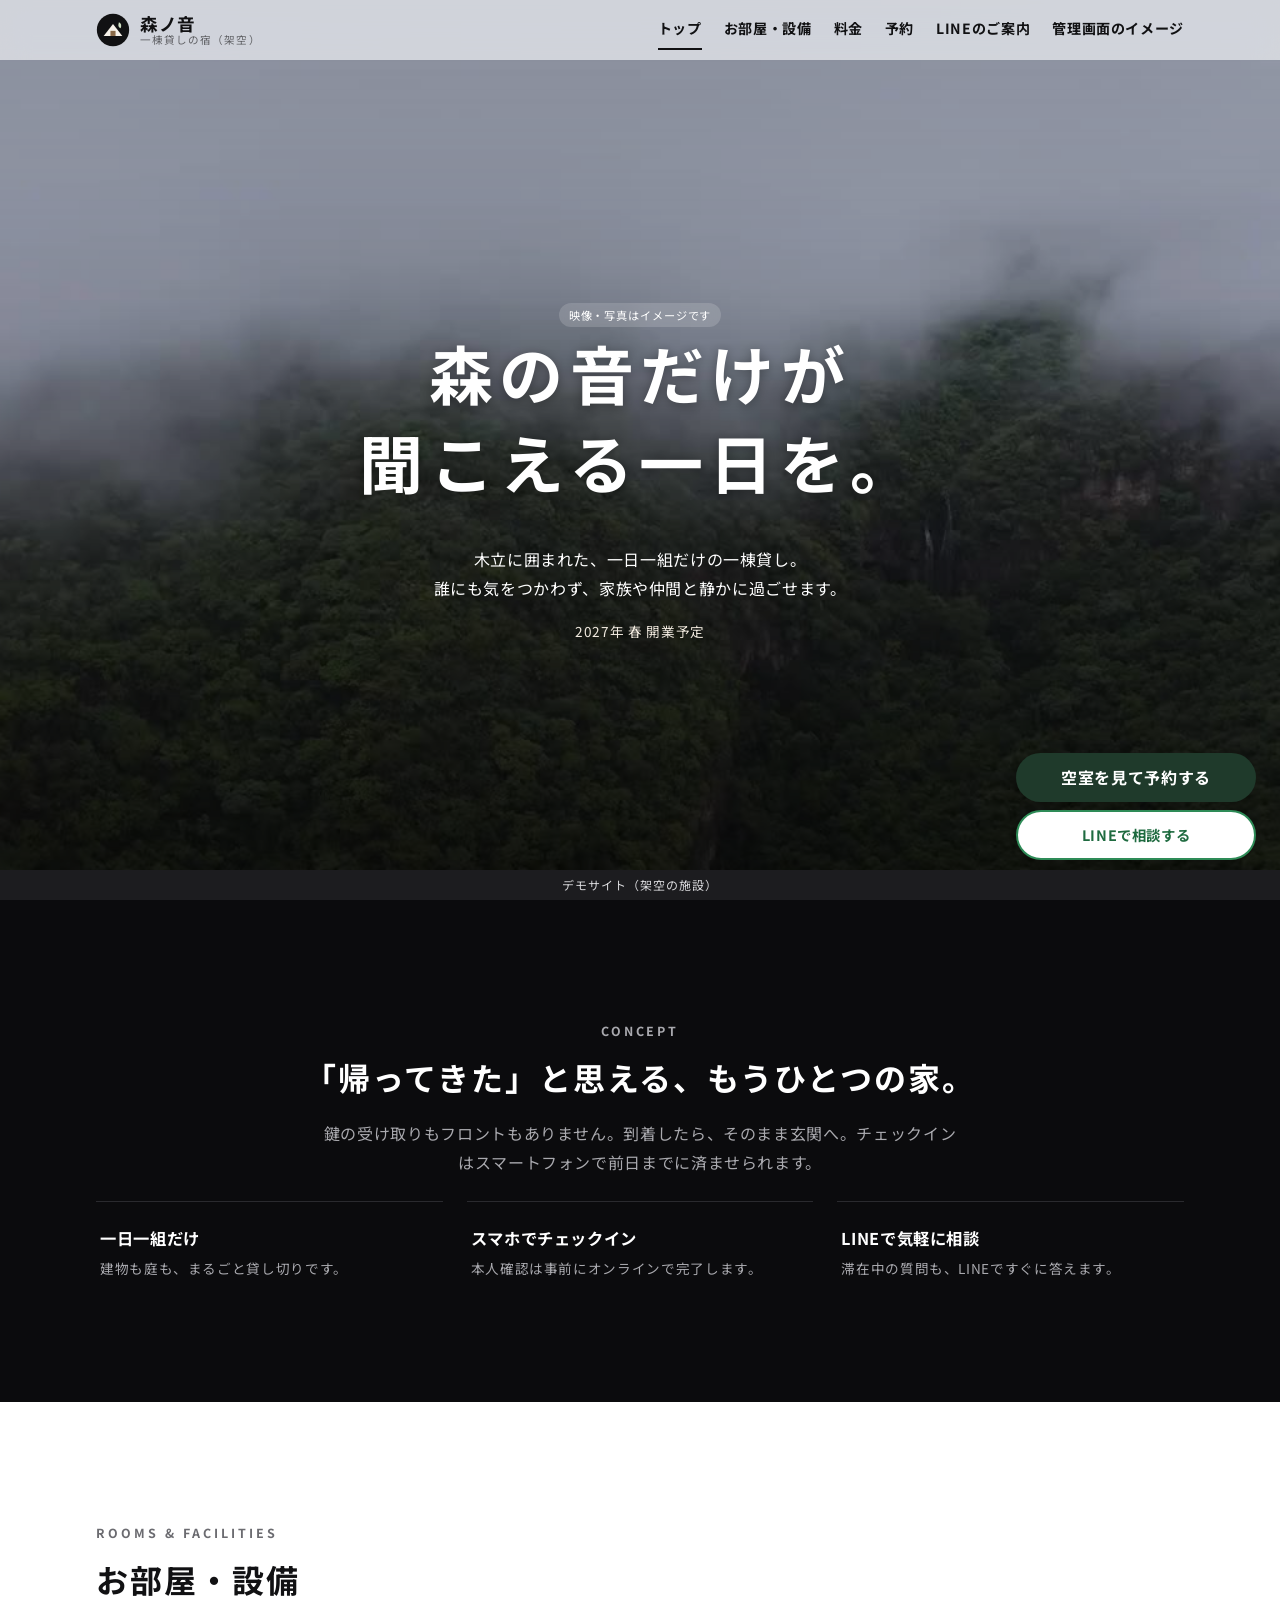
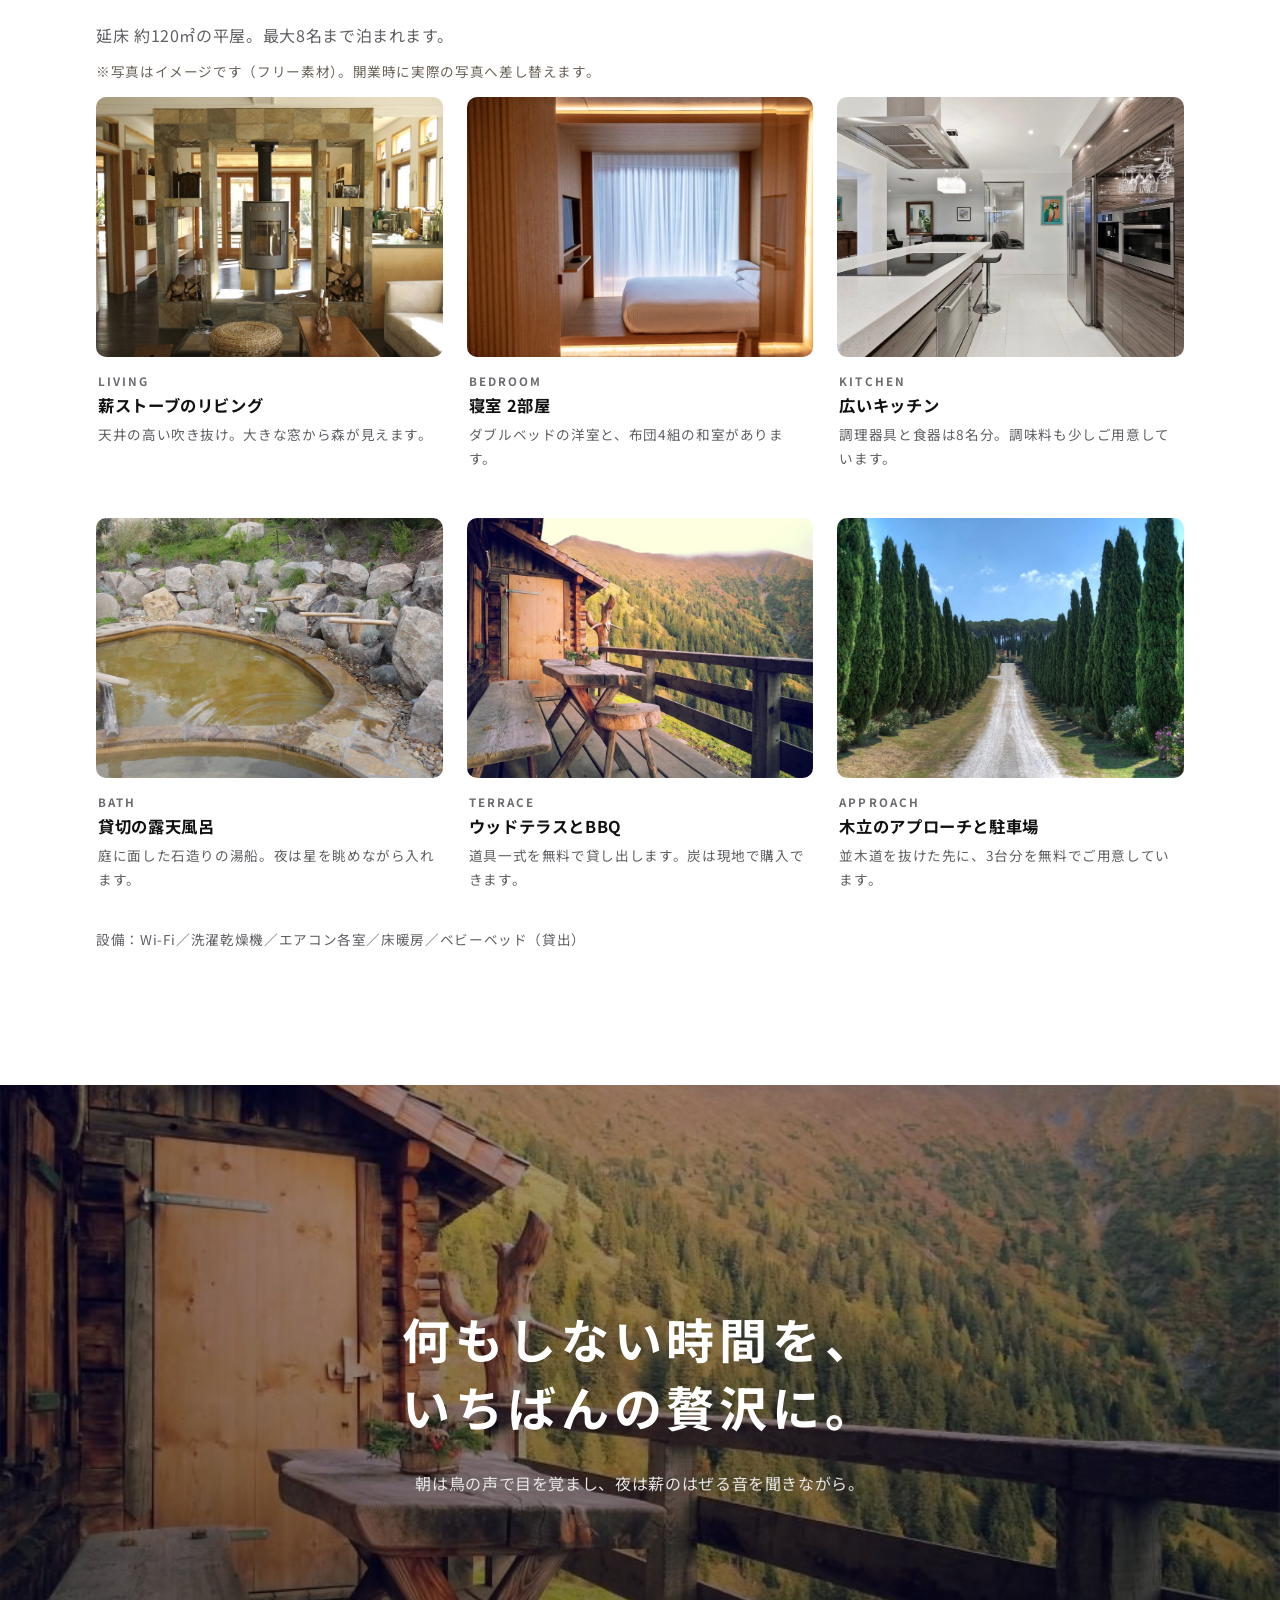
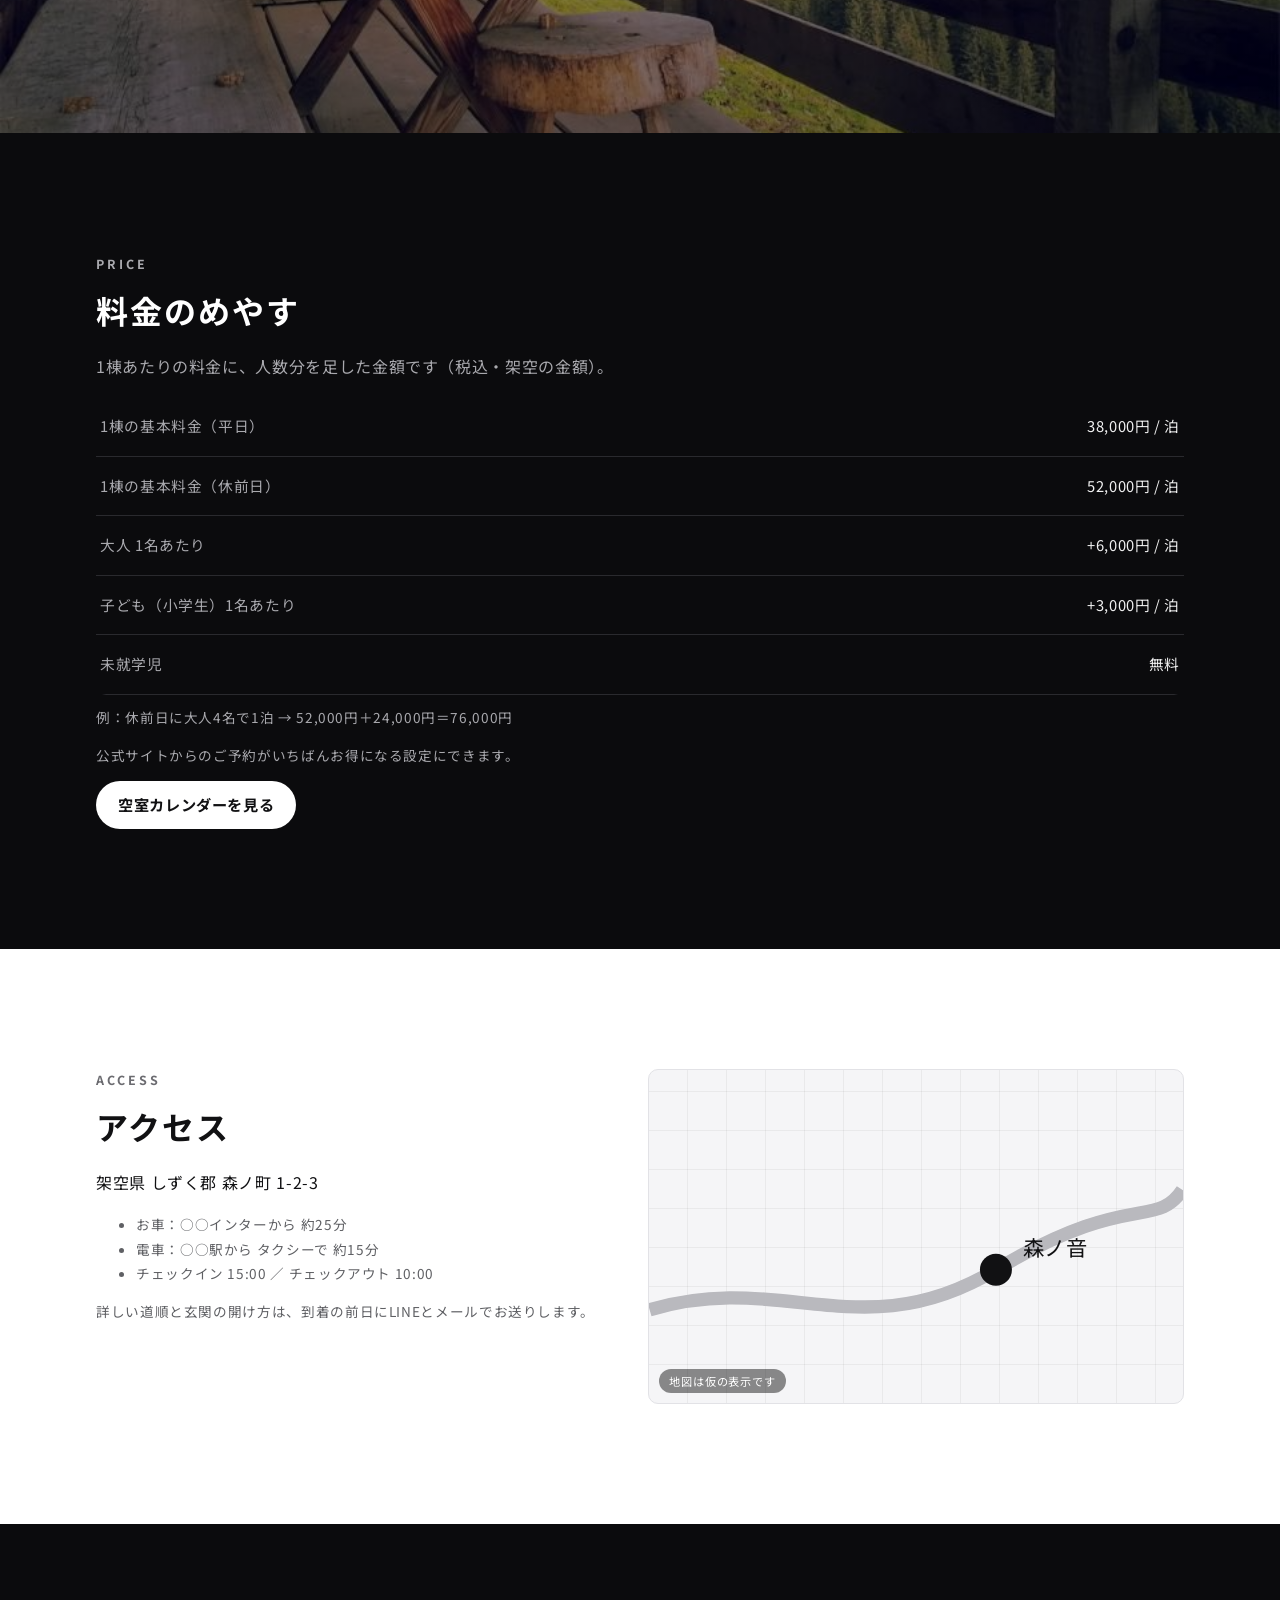
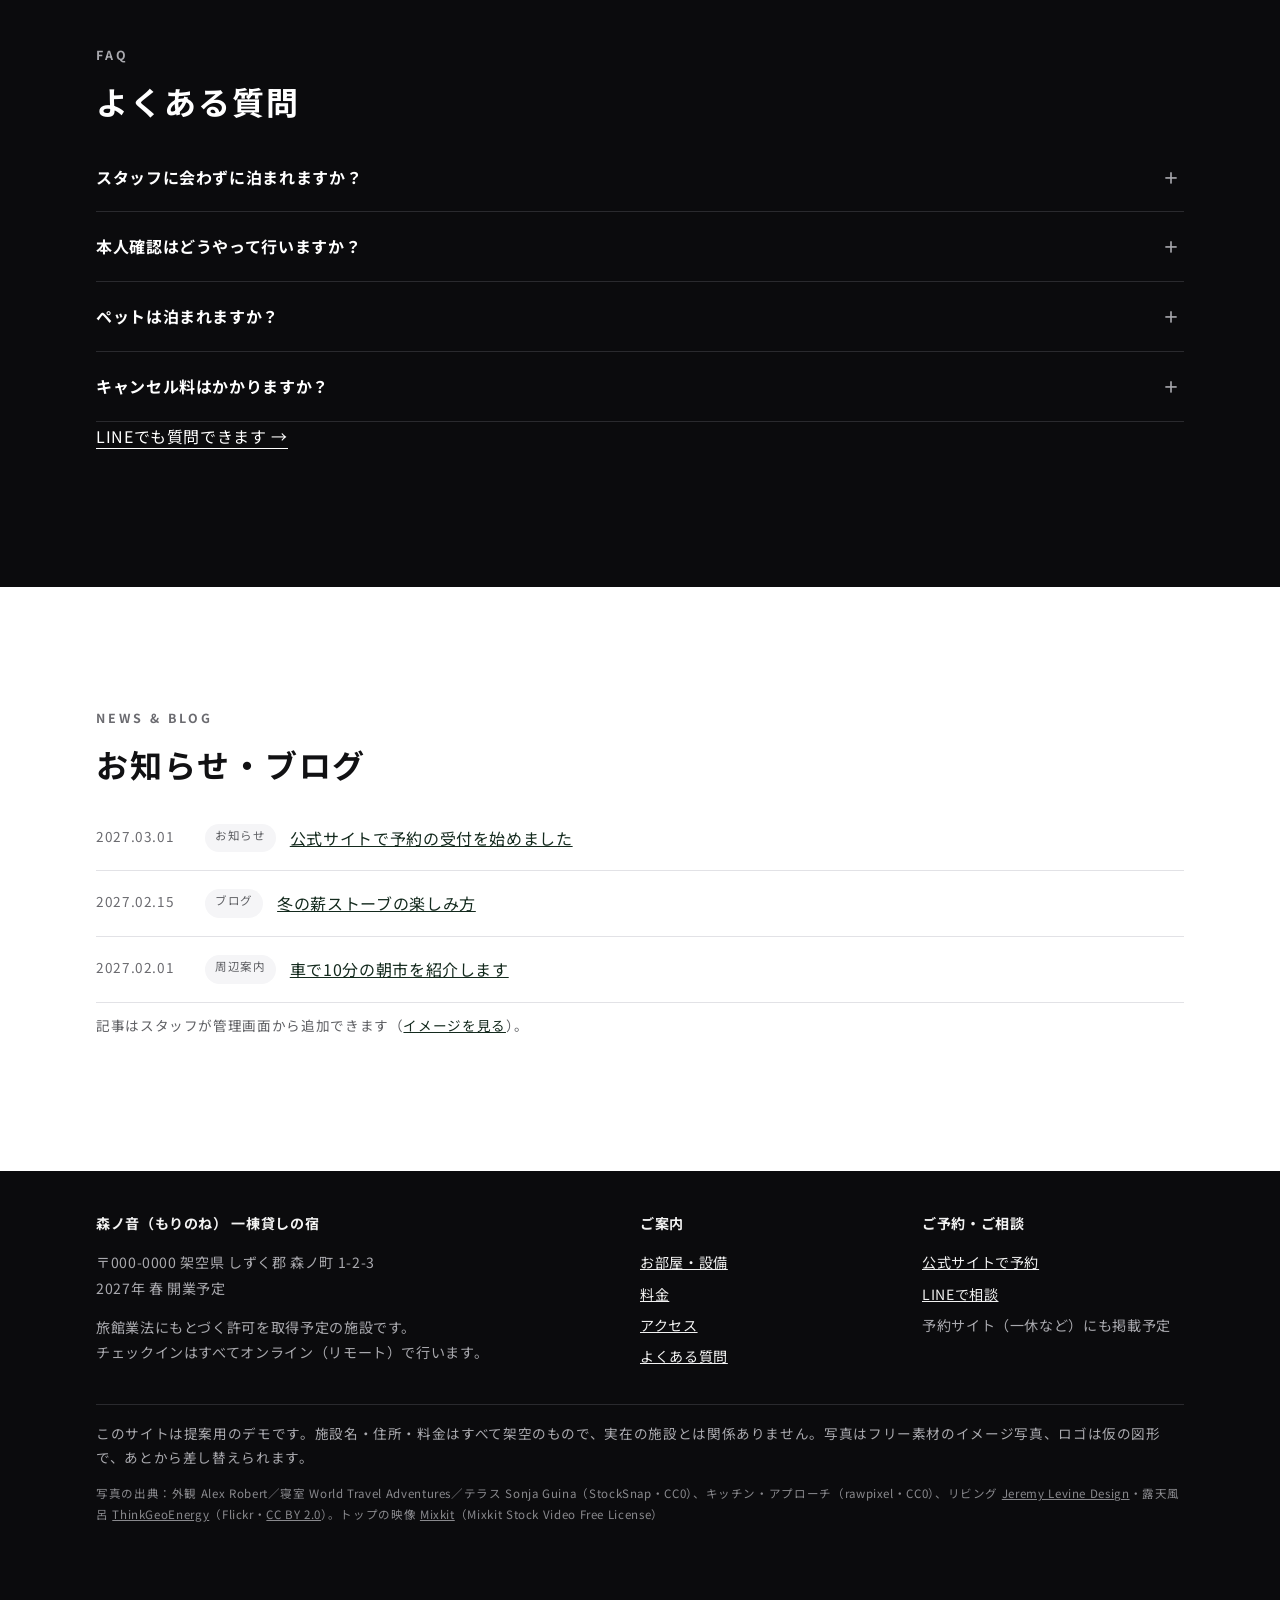
<file: index.html>
<!doctype html>
<html lang="ja">
<head>
<meta charset="utf-8">
<meta name="viewport" content="width=device-width, initial-scale=1">
<meta name="robots" content="noindex,nofollow">
<title>森ノ音 一棟貸しの宿（デモ）</title>
<meta name="description" content="架空の一棟貸し貸別荘「森ノ音」の公式サイトのデモです。">
<link rel="icon" href="assets/img/favicon.svg" type="image/svg+xml">
<meta property="og:type" content="website">
<meta property="og:title" content="森ノ音 一棟貸しの宿（デモ）">
<meta property="og:description" content="架空の一棟貸し貸別荘「森ノ音」の公式サイトのデモです。">
<meta property="og:url" content="https://ai-flow-architect.github.io/lodging-site-demo/">
<meta property="og:image" content="https://ai-flow-architect.github.io/lodging-site-demo/assets/img/og.jpg">
<meta name="twitter:card" content="summary_large_image">
<link rel="preconnect" href="https://fonts.googleapis.com">
<link rel="preconnect" href="https://fonts.gstatic.com" crossorigin>
<link href="https://fonts.googleapis.com/css2?family=Noto+Sans+JP:wght@400;700&display=swap" rel="stylesheet">
<link rel="stylesheet" href="assets/style.css">
</head>
<body class="has-sticky">
<div id="site-header"></div>

<main>
  <!-- ヒーロー -->
  <section class="hero" aria-label="コンセプト">
    <div class="hero-media" aria-hidden="true">
      <video class="is-on" muted playsinline preload="auto" poster="assets/video/v1.jpg" data-src="assets/video/v1.mp4"></video>
      <video muted playsinline preload="none" data-src="assets/video/v2.mp4"></video>
      <video muted playsinline preload="none" data-src="assets/video/v3.mp4"></video>
      <video muted playsinline preload="none" data-src="assets/video/v4.mp4"></video>
    </div>
    <div class="inner">
      <span class="placeholder-tag">映像・写真はイメージです</span>
      <h1>森の音だけが<br>聞こえる一日を。</h1>
      <p>木立に囲まれた、一日一組だけの一棟貸し。<br>誰にも気をつかわず、家族や仲間と静かに過ごせます。</p>
      <p class="small" style="color:#f1eadf">2027年 春 開業予定</p>
    </div>
  </section>

  <!-- コンセプト -->
  <section class="section dark center">
    <div class="container">
      <span class="eyebrow">CONCEPT</span>
      <h2>「帰ってきた」と思える、もうひとつの家。</h2>
      <p class="lead">鍵の受け取りもフロントもありません。到着したら、そのまま玄関へ。チェックインはスマートフォンで前日までに済ませられます。</p>
      <div class="grid grid-3" style="margin-top:24px">
        <div class="info"><strong>一日一組だけ</strong><br><span class="small">建物も庭も、まるごと貸し切りです。</span></div>
        <div class="info"><strong>スマホでチェックイン</strong><br><span class="small">本人確認は事前にオンラインで完了します。</span></div>
        <div class="info"><strong>LINEで気軽に相談</strong><br><span class="small">滞在中の質問も、LINEですぐに答えます。</span></div>
      </div>
    </div>
  </section>

  <!-- お部屋・設備 -->
  <section class="section" id="rooms">
    <div class="container">
      <span class="eyebrow">ROOMS &amp; FACILITIES</span>
      <h2>お部屋・設備</h2>
      <p class="lead">延床 約120㎡の平屋。最大8名まで泊まれます。</p>
      <p class="small photo-note">※写真はイメージです（フリー素材）。開業時に実際の写真へ差し替えます。</p>
      <div class="grid grid-3">
        <article class="card">
          <div class="ph" role="img" aria-label="薪ストーブのあるリビング"></div>
          <div class="body"><span class="card-en">LIVING</span><h3>薪ストーブのリビング</h3><p class="small">天井の高い吹き抜け。大きな窓から森が見えます。</p></div>
        </article>
        <article class="card">
          <div class="ph p2" role="img" aria-label="木の内装の寝室"></div>
          <div class="body"><span class="card-en">BEDROOM</span><h3>寝室 2部屋</h3><p class="small">ダブルベッドの洋室と、布団4組の和室があります。</p></div>
        </article>
        <article class="card">
          <div class="ph p3" role="img" aria-label="広いキッチン"></div>
          <div class="body"><span class="card-en">KITCHEN</span><h3>広いキッチン</h3><p class="small">調理器具と食器は8名分。調味料も少しご用意しています。</p></div>
        </article>
        <article class="card">
          <div class="ph p4" role="img" aria-label="石造りの露天風呂"></div>
          <div class="body"><span class="card-en">BATH</span><h3>貸切の露天風呂</h3><p class="small">庭に面した石造りの湯船。夜は星を眺めながら入れます。</p></div>
        </article>
        <article class="card">
          <div class="ph p5" role="img" aria-label="山を望むウッドテラス"></div>
          <div class="body"><span class="card-en">TERRACE</span><h3>ウッドテラスとBBQ</h3><p class="small">道具一式を無料で貸し出します。炭は現地で購入できます。</p></div>
        </article>
        <article class="card">
          <div class="ph p6" role="img" aria-label="並木のアプローチ"></div>
          <div class="body"><span class="card-en">APPROACH</span><h3>木立のアプローチと駐車場</h3><p class="small">並木道を抜けた先に、3台分を無料でご用意しています。</p></div>
        </article>
      </div>
      <p class="small" style="margin-top:16px">設備：Wi-Fi／洗濯乾燥機／エアコン各室／床暖房／ベビーベッド（貸出）</p>
    </div>
  </section>

  <!-- 写真の帯 -->
  <section class="band" aria-label="滞在のイメージ">
    <div class="band-inner">
      <h2>何もしない時間を、<br>いちばんの贅沢に。</h2>
      <p>朝は鳥の声で目を覚まし、夜は薪のはぜる音を聞きながら。</p>
    </div>
  </section>

  <!-- 料金 -->
  <section class="section dark" id="price">
    <div class="container">
      <span class="eyebrow">PRICE</span>
      <h2>料金のめやす</h2>
      <p class="lead">1棟あたりの料金に、人数分を足した金額です（税込・架空の金額）。</p>
      <div class="table-wrap">
        <table class="price-table">
          <tr><th>1棟の基本料金（平日）</th><td>38,000円 / 泊</td></tr>
          <tr><th>1棟の基本料金（休前日）</th><td>52,000円 / 泊</td></tr>
          <tr><th>大人 1名あたり</th><td>+6,000円 / 泊</td></tr>
          <tr><th>子ども（小学生）1名あたり</th><td>+3,000円 / 泊</td></tr>
          <tr><th>未就学児</th><td>無料</td></tr>
        </table>
      </div>
      <p class="small" style="margin-top:10px">例：休前日に大人4名で1泊 → 52,000円＋24,000円＝76,000円</p>
      <p class="small">公式サイトからのご予約がいちばんお得になる設定にできます。</p>
      <a class="btn btn-light" href="booking.html">空室カレンダーを見る</a>
    </div>
  </section>

  <!-- アクセス -->
  <section class="section" id="access">
    <div class="container grid grid-2">
      <div>
        <span class="eyebrow">ACCESS</span>
        <h2>アクセス</h2>
        <p>架空県 しずく郡 森ノ町 1-2-3</p>
        <ul class="small">
          <li>お車：○○インターから 約25分</li>
          <li>電車：○○駅から タクシーで 約15分</li>
          <li>チェックイン 15:00 ／ チェックアウト 10:00</li>
        </ul>
        <p class="small">詳しい道順と玄関の開け方は、到着の前日にLINEとメールでお送りします。</p>
      </div>
      <div class="map-ph" role="img" aria-label="地図の仮表示">
        <svg viewBox="0 0 400 250" style="position:absolute;inset:0;width:100%;height:100%" aria-hidden="true">
          <path d="M0 180 C100 150 160 210 260 150 S380 120 400 90" stroke="#b9a07f" stroke-width="10" fill="none"/>
          <circle cx="260" cy="150" r="12" fill="#a7432f"/>
          <text x="280" y="140" font-size="16" fill="#5e4630">森ノ音</text>
        </svg>
        <span class="placeholder-tag" style="position:absolute;left:10px;bottom:10px">地図は仮の表示です</span>
      </div>
    </div>
  </section>

  <!-- FAQ -->
  <section class="section dark" id="faq">
    <div class="container">
      <span class="eyebrow">FAQ</span>
      <h2>よくある質問</h2>
      <details class="faq"><summary>スタッフに会わずに泊まれますか？</summary><p>はい。チェックインはスマートフォンで事前に済ませます。当日は玄関の暗証番号で入れます。</p></details>
      <details class="faq"><summary>本人確認はどうやって行いますか？</summary><p>前日までに届くリンクから、代表者の身分証と宿泊者名簿をご登録ください。旅館業法で必要な手続きです。</p></details>
      <details class="faq"><summary>ペットは泊まれますか？</summary><p>申し訳ありません。ペットとのご宿泊はお受けしていません。</p></details>
      <details class="faq"><summary>キャンセル料はかかりますか？</summary><p>7日前まで無料です。それ以降は規定のキャンセル料がかかります（デモ用の仮の条件です）。</p></details>
      <p><a class="link-light" href="line-flow.html">LINEでも質問できます →</a></p>
    </div>
  </section>

  <!-- お知らせ -->
  <section class="section" id="news">
    <div class="container">
      <span class="eyebrow">NEWS &amp; BLOG</span>
      <h2>お知らせ・ブログ</h2>
      <ul class="news-list">
        <li><time datetime="2027-03-01">2027.03.01</time><span class="tag">お知らせ</span><a href="#news">公式サイトで予約の受付を始めました</a></li>
        <li><time datetime="2027-02-15">2027.02.15</time><span class="tag">ブログ</span><a href="#news">冬の薪ストーブの楽しみ方</a></li>
        <li><time datetime="2027-02-01">2027.02.01</time><span class="tag">周辺案内</span><a href="#news">車で10分の朝市を紹介します</a></li>
      </ul>
      <p class="small" style="margin-top:10px">記事はスタッフが管理画面から追加できます（<a href="admin-preview.html">イメージを見る</a>）。</p>
    </div>
  </section>
</main>

<div class="sticky-cta">
  <a class="btn btn-primary" href="booking.html">空室を見て予約する</a>
  <a class="btn btn-line" href="line-flow.html">LINEで相談する</a>
</div>

<div id="site-footer"></div>
<script src="assets/common.js"></script>
<script src="assets/motion.js"></script>
</body>
</html>
</file>
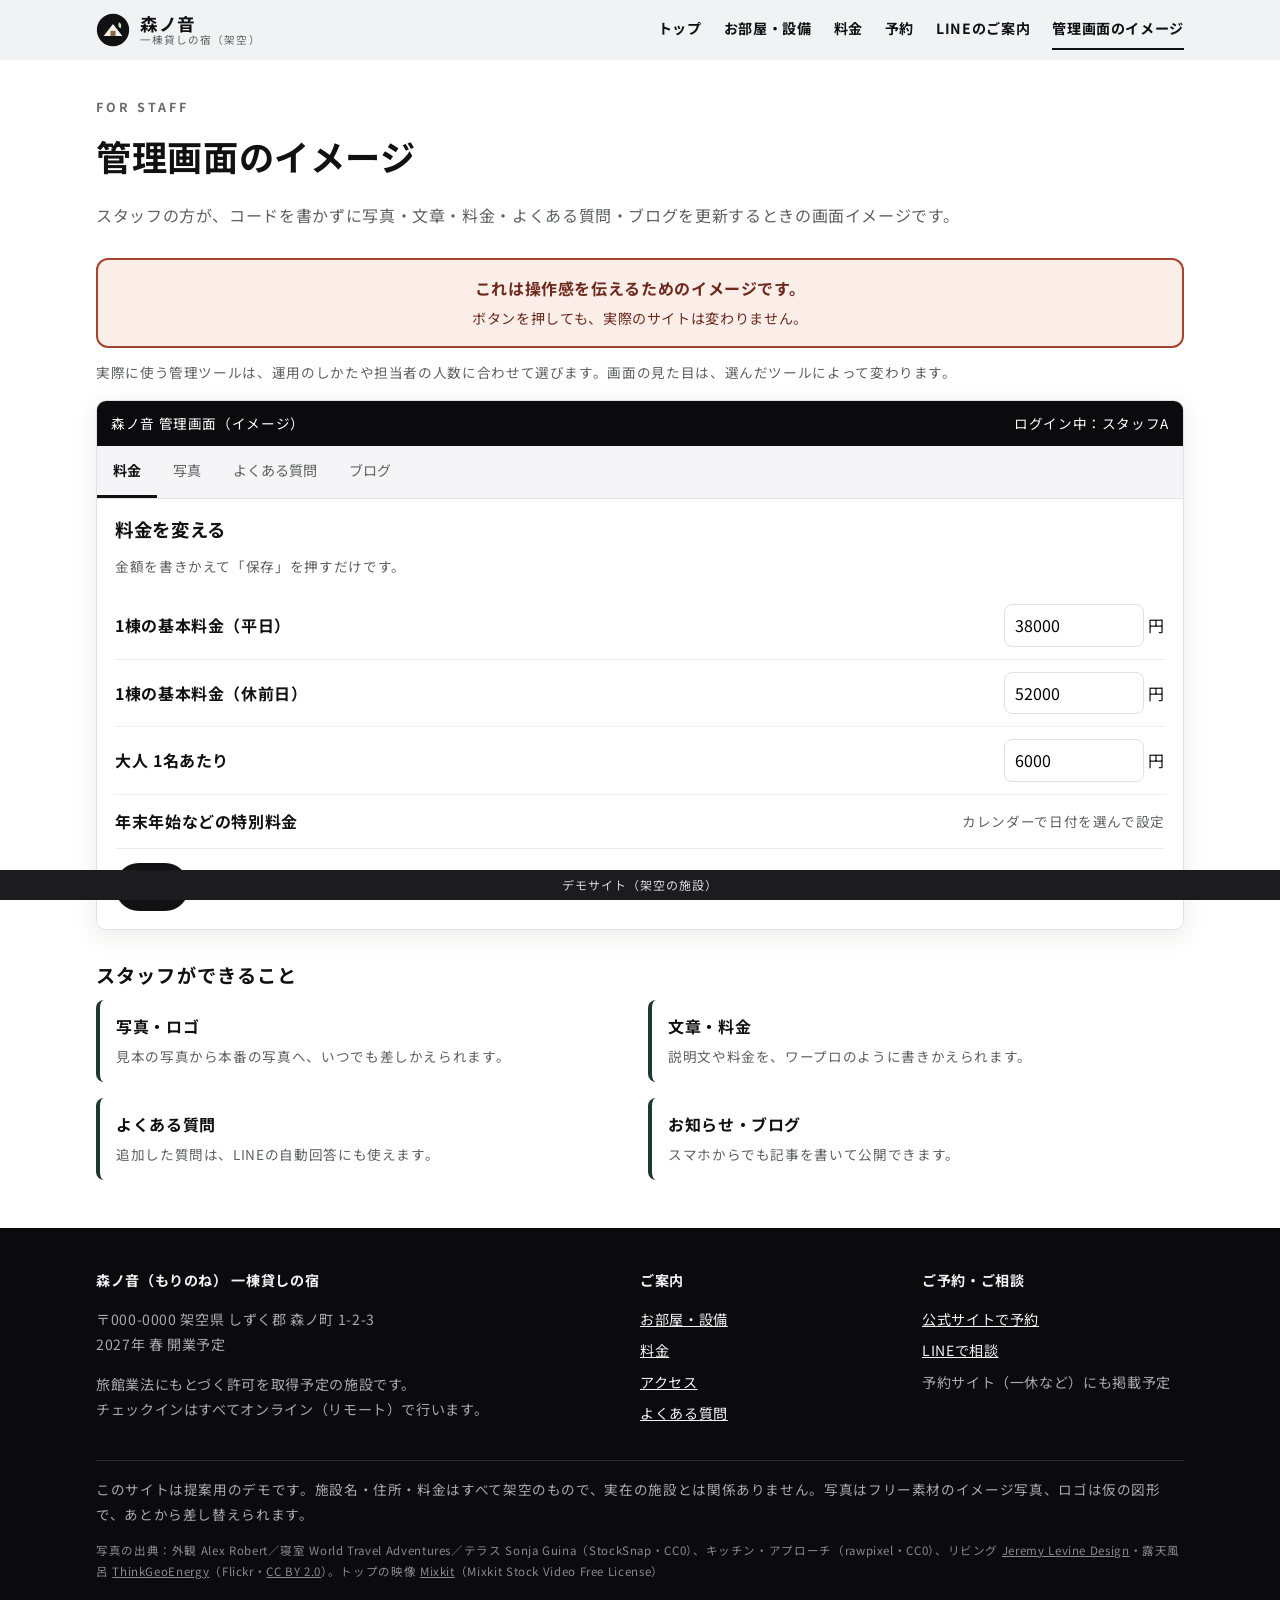
<file: admin-preview.html>
<!doctype html>
<html lang="ja">
<head>
<meta charset="utf-8">
<meta name="viewport" content="width=device-width, initial-scale=1">
<meta name="robots" content="noindex,nofollow">
<link rel="icon" href="assets/img/favicon.svg" type="image/svg+xml">
<title>管理画面のイメージ | 森ノ音（デモ）</title>
<link rel="preconnect" href="https://fonts.googleapis.com">
<link rel="preconnect" href="https://fonts.gstatic.com" crossorigin>
<link href="https://fonts.googleapis.com/css2?family=Noto+Sans+JP:wght@400;700&display=swap" rel="stylesheet">
<link rel="stylesheet" href="assets/style.css">
</head>
<body>
<div id="site-header"></div>

<main class="container" style="padding-bottom:48px">
  <div class="page-head">
    <span class="eyebrow">FOR STAFF</span>
    <h1>管理画面のイメージ</h1>
    <p class="lead">スタッフの方が、コードを書かずに写真・文章・料金・よくある質問・ブログを更新するときの画面イメージです。</p>
  </div>

  <p class="notice" style="margin-bottom:12px">これは操作感を伝えるためのイメージです。<br><span style="font-weight:400;font-size:.88rem">ボタンを押しても、実際のサイトは変わりません。</span></p>
  <p class="small">実際に使う管理ツールは、運用のしかたや担当者の人数に合わせて選びます。画面の見た目は、選んだツールによって変わります。</p>

  <div class="admin-shell" style="margin-top:16px">
    <div class="admin-top"><span>森ノ音 管理画面（イメージ）</span><span>ログイン中：スタッフA</span></div>
    <div class="admin-tabs" role="tablist">
      <button type="button" role="tab" class="on" data-p="price">料金</button>
      <button type="button" role="tab" data-p="photo">写真</button>
      <button type="button" role="tab" data-p="faq">よくある質問</button>
      <button type="button" role="tab" data-p="blog">ブログ</button>
    </div>

    <!-- 料金 -->
    <div class="admin-pane" id="p-price" role="tabpanel">
      <h3>料金を変える</h3>
      <p class="small">金額を書きかえて「保存」を押すだけです。</p>
      <div class="admin-row"><span class="name">1棟の基本料金（平日）</span><span><input inputmode="numeric" value="38000" aria-label="平日の基本料金"> 円</span></div>
      <div class="admin-row"><span class="name">1棟の基本料金（休前日）</span><span><input inputmode="numeric" value="52000" aria-label="休前日の基本料金"> 円</span></div>
      <div class="admin-row"><span class="name">大人 1名あたり</span><span><input inputmode="numeric" value="6000" aria-label="大人1名あたり"> 円</span></div>
      <div class="admin-row"><span class="name">年末年始などの特別料金</span><span class="small">カレンダーで日付を選んで設定</span></div>
      <button class="btn btn-primary" type="button" data-toast="料金を保存しました（イメージ）" style="margin-top:14px">保存</button>
    </div>

    <!-- 写真 -->
    <div class="admin-pane" id="p-photo" role="tabpanel" hidden>
      <h3>写真を差しかえる</h3>
      <p class="small">差しかえたい写真をタップして、新しい写真を選びます。いまは見本の写真（フリー素材）が入っています。</p>
      <div class="photo-grid">
        <div class="ph" data-toast="写真を選ぶ画面が開きます（イメージ）"><span>リビング</span></div>
        <div class="ph p2" data-toast="写真を選ぶ画面が開きます（イメージ）"><span>寝室</span></div>
        <div class="ph p3" data-toast="写真を選ぶ画面が開きます（イメージ）"><span>キッチン</span></div>
        <div class="ph p4" data-toast="写真を選ぶ画面が開きます（イメージ）"><span>お風呂</span></div>
      </div>
      <div class="drop">ここに写真をドラッグ、またはタップして選ぶ<br><span class="small">ロゴも同じ方法で差しかえられます</span></div>
    </div>

    <!-- FAQ -->
    <div class="admin-pane" id="p-faq" role="tabpanel" hidden>
      <h3>よくある質問を追加する</h3>
      <div class="form-row"><label for="fq">質問</label><input id="fq" value="花火はできますか？"></div>
      <div class="form-row"><label for="fa">答え</label><textarea id="fa">手持ち花火はテラスでできます。21時までにお願いします。</textarea></div>
      <label class="small"><input type="checkbox" checked> LINEの自動回答にも使う</label>
      <div style="margin-top:12px"><button class="btn btn-primary" type="button" id="addFaq">追加する</button></div>
      <p class="small" style="margin-top:14px">サイトでの見え方：</p>
      <div class="preview-mini" id="faqPrev"><strong>Q. 花火はできますか？</strong><br>手持ち花火はテラスでできます。21時までにお願いします。</div>
    </div>

    <!-- ブログ -->
    <div class="admin-pane" id="p-blog" role="tabpanel" hidden>
      <h3>ブログを書く</h3>
      <div class="form-row"><label for="bt">タイトル</label><input id="bt" value="春の山菜とりに行ってきました"></div>
      <div class="form-row"><label for="bb">本文</label><textarea id="bb">宿から歩いて5分の小道で、ふきのとうを見つけました。</textarea></div>
      <div class="form-row"><label for="bc">分類</label><select id="bc"><option>ブログ</option><option>お知らせ</option><option>周辺案内</option></select></div>
      <div class="grid grid-2">
        <button class="btn btn-ghost" type="button" data-toast="下書きを保存しました（イメージ）">下書き保存</button>
        <button class="btn btn-primary" type="button" data-toast="公開しました（イメージ）">公開する</button>
      </div>
    </div>
  </div>

  <section style="margin-top:32px">
    <h2 style="font-size:1.2rem">スタッフができること</h2>
    <div class="grid grid-2">
      <div class="info"><strong>写真・ロゴ</strong><br><span class="small">見本の写真から本番の写真へ、いつでも差しかえられます。</span></div>
      <div class="info"><strong>文章・料金</strong><br><span class="small">説明文や料金を、ワープロのように書きかえられます。</span></div>
      <div class="info"><strong>よくある質問</strong><br><span class="small">追加した質問は、LINEの自動回答にも使えます。</span></div>
      <div class="info"><strong>お知らせ・ブログ</strong><br><span class="small">スマホからでも記事を書いて公開できます。</span></div>
    </div>
  </section>
</main>

<div id="site-footer"></div>
<script src="assets/common.js"></script>
<script>
(function () {
  "use strict";
  var toast = document.createElement("div");
  toast.className = "toast"; toast.setAttribute("role", "status");
  document.body.appendChild(toast);
  function show(t) { toast.textContent = t; toast.classList.add("show"); clearTimeout(toast._t); toast._t = setTimeout(function () { toast.classList.remove("show"); }, 1800); }

  document.querySelectorAll(".admin-tabs button").forEach(function (b) {
    b.addEventListener("click", function () {
      document.querySelectorAll(".admin-tabs button").forEach(function (x) { x.classList.toggle("on", x === b); });
      document.querySelectorAll(".admin-pane").forEach(function (p) { p.hidden = p.id !== "p-" + b.dataset.p; });
    });
  });
  document.addEventListener("click", function (e) {
    var t = e.target.closest("[data-toast]");
    if (t) show(t.dataset.toast);
  });
  function esc(s) { return s.replace(/[&<>"]/g, function (c) { return { "&": "&amp;", "<": "&lt;", ">": "&gt;", '"': "&quot;" }[c]; }); }
  document.getElementById("addFaq").addEventListener("click", function () {
    document.getElementById("faqPrev").innerHTML = "<strong>Q. " + esc(document.getElementById("fq").value) + "</strong><br>" + esc(document.getElementById("fa").value);
    show("よくある質問に追加しました（イメージ）");
  });
})();
</script>
</body>
</html>
</file>
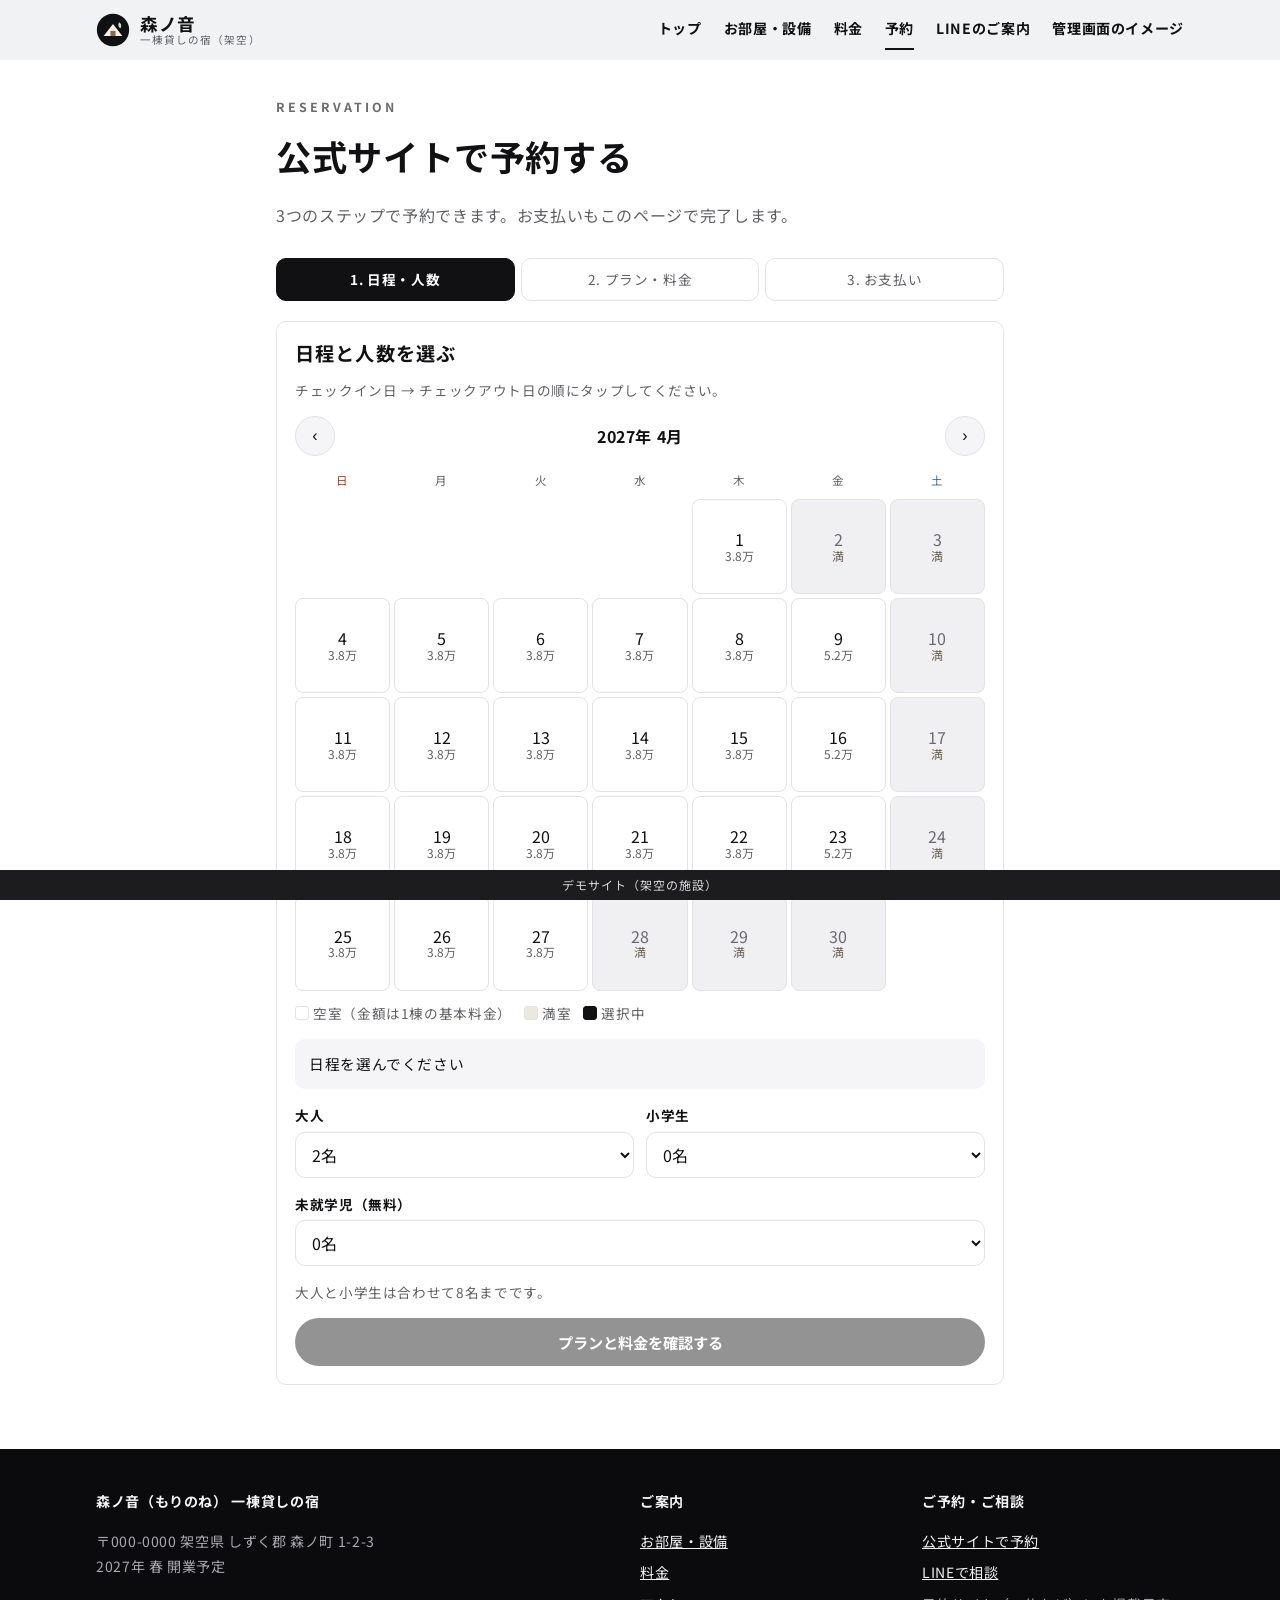
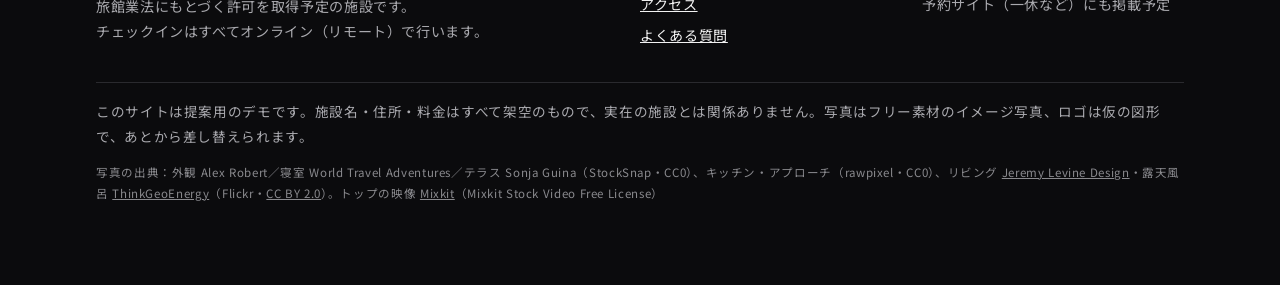
<file: booking.html>
<!doctype html>
<html lang="ja">
<head>
<meta charset="utf-8">
<meta name="viewport" content="width=device-width, initial-scale=1">
<meta name="robots" content="noindex,nofollow">
<link rel="icon" href="assets/img/favicon.svg" type="image/svg+xml">
<title>ご予約 | 森ノ音（デモ）</title>
<link rel="preconnect" href="https://fonts.googleapis.com">
<link rel="preconnect" href="https://fonts.gstatic.com" crossorigin>
<link href="https://fonts.googleapis.com/css2?family=Noto+Sans+JP:wght@400;700&display=swap" rel="stylesheet">
<link rel="stylesheet" href="assets/style.css">
</head>
<body>
<div id="site-header"></div>

<main class="container" style="max-width:760px;padding-bottom:48px">
  <div class="page-head">
    <span class="eyebrow">RESERVATION</span>
    <h1>公式サイトで予約する</h1>
    <p class="lead">3つのステップで予約できます。お支払いもこのページで完了します。</p>
  </div>

  <ol class="steps" id="steps">
    <li class="active">1. 日程・人数</li>
    <li>2. プラン・料金</li>
    <li>3. お支払い</li>
  </ol>

  <!-- STEP 1 -->
  <section class="panel" id="step1" aria-labelledby="s1h">
    <h2 id="s1h" style="font-size:1.2rem">日程と人数を選ぶ</h2>
    <p class="small">チェックイン日 → チェックアウト日の順にタップしてください。</p>
    <div class="cal-head">
      <button type="button" id="prevM" aria-label="前の月">‹</button>
      <strong id="calTitle"></strong>
      <button type="button" id="nextM" aria-label="次の月">›</button>
    </div>
    <div class="cal" id="cal"></div>
    <div class="legend"><span>空室（金額は1棟の基本料金）</span><span class="l-full">満室</span><span class="l-sel">選択中</span></div>

    <div class="summary-box" style="margin-top:14px" id="dateSummary">日程を選んでください</div>

    <div class="form-2" style="margin-top:14px">
      <div class="form-row"><label for="adults">大人</label>
        <select id="adults"></select></div>
      <div class="form-row"><label for="kids">小学生</label>
        <select id="kids"></select></div>
    </div>
    <div class="form-row"><label for="infants">未就学児（無料）</label>
      <select id="infants"></select></div>
    <p class="small">大人と小学生は合わせて8名までです。</p>
    <button class="btn btn-primary btn-block" id="to2" type="button" disabled>プランと料金を確認する</button>
  </section>

  <!-- STEP 2 -->
  <section class="panel" id="step2" hidden aria-labelledby="s2h">
    <h2 id="s2h" style="font-size:1.2rem">プランと料金を確認する</h2>
    <label class="plan-opt"><input type="radio" name="plan" value="0" checked>
      <span><strong>素泊まりプラン</strong><br><span class="small">食事なし。キッチンは自由に使えます。</span></span></label>
    <label class="plan-opt"><input type="radio" name="plan" value="2000">
      <span><strong>朝食セット付きプラン</strong>（1名 +2,000円）<br><span class="small">地元のパンと卵、野菜を冷蔵庫にご用意します。</span></span></label>
    <label class="plan-opt"><input type="radio" name="plan" value="4500">
      <span><strong>BBQ食材セット付きプラン</strong>（1名 +4,500円）<br><span class="small">肉・野菜・炭をテラスにご用意します。</span></span></label>

    <div class="summary-box" style="margin-top:12px">
      <dl id="priceList"></dl>
      <div class="total"><span>合計（税込）</span><span id="totalPrice">0円</span></div>
    </div>
    <p class="small">金額はデモ用の架空の数字です。</p>
    <div class="grid grid-2">
      <button class="btn btn-ghost" type="button" data-back="1">日程に戻る</button>
      <button class="btn btn-primary" type="button" id="to3">お支払いへ進む</button>
    </div>
  </section>

  <!-- STEP 3 -->
  <section class="panel" id="step3" hidden aria-labelledby="s3h">
    <h2 id="s3h" style="font-size:1.2rem">お客様情報とお支払い</h2>
    <p class="notice">これはデモです。実際の決済は行われません。<br><span style="font-weight:400;font-size:.88rem">カード番号などは入力しないでください。</span></p>
    <form id="payForm" style="margin-top:16px" novalidate>
      <div class="form-row"><label for="nm">代表者のお名前</label><input id="nm" autocomplete="off" placeholder="例）森野 しずく"></div>
      <div class="form-row"><label for="em">メールアドレス</label><input id="em" type="email" autocomplete="off" placeholder="例）demo@example.invalid"></div>
      <div class="form-row"><label for="tel">電話番号</label><input id="tel" type="tel" autocomplete="off" placeholder="例）000-0000-0000"></div>
      <div class="form-row"><label for="card">カード番号（デモのため入力できません）</label><input id="card" disabled value="0000 0000 0000 0000"></div>
      <div class="form-2">
        <div class="form-row"><label for="exp">有効期限</label><input id="exp" disabled value="00 / 00"></div>
        <div class="form-row"><label for="cvc">セキュリティコード</label><input id="cvc" disabled value="000"></div>
      </div>
      <div class="summary-box" style="margin-bottom:14px"><div class="total" style="border:0;margin:0;padding:0"><span>お支払い金額</span><span id="payTotal">0円</span></div></div>
      <div class="grid grid-2">
        <button class="btn btn-ghost" type="button" data-back="2">料金に戻る</button>
        <button class="btn btn-primary" type="submit">予約する（デモ）</button>
      </div>
    </form>
  </section>

  <!-- 完了 -->
  <section class="panel" id="done" hidden aria-labelledby="dh">
    <span class="badge-label">デモ</span>
    <h2 id="dh" style="font-size:1.3rem;margin-top:8px">ご予約を受け付けました</h2>
    <p>予約番号 <strong id="resNo"></strong>（架空）</p>
    <div class="summary-box" id="doneSummary" style="margin-bottom:18px"></div>
    <h3>このあとの流れ</h3>
    <ul class="timeline">
      <li><span class="dot">1</span><strong>すぐに</strong>：予約確認メールが届きます。</li>
      <li><span class="dot">2</span><strong>すぐに</strong>：LINEにも予約内容をお送りします（友だち追加済みの場合）。</li>
      <li><span class="dot">3</span><strong>3日前</strong>：持ち物と道順のリマインドをお送りします。</li>
      <li><span class="dot">4</span><strong>前日</strong>：リモートチェックインのリンクをお送りします。身分証と宿泊者名簿を登録してください。</li>
      <li><span class="dot">5</span><strong>当日</strong>：玄関の暗証番号で入室。滞在中の質問はLINEで自動回答します。</li>
    </ul>
    <p class="notice" style="margin-top:12px">これはデモです。実際の予約・決済・メール送信は行われていません。</p>
    <div class="grid grid-2" style="margin-top:16px">
      <a class="btn btn-line" href="line-flow.html">LINEで届く内容を見る</a>
      <a class="btn btn-ghost" href="index.html">トップへ戻る</a>
    </div>
  </section>
</main>

<div id="site-footer"></div>
<script src="assets/common.js"></script>
<script src="assets/booking.js"></script>
</body>
</html>
</file>
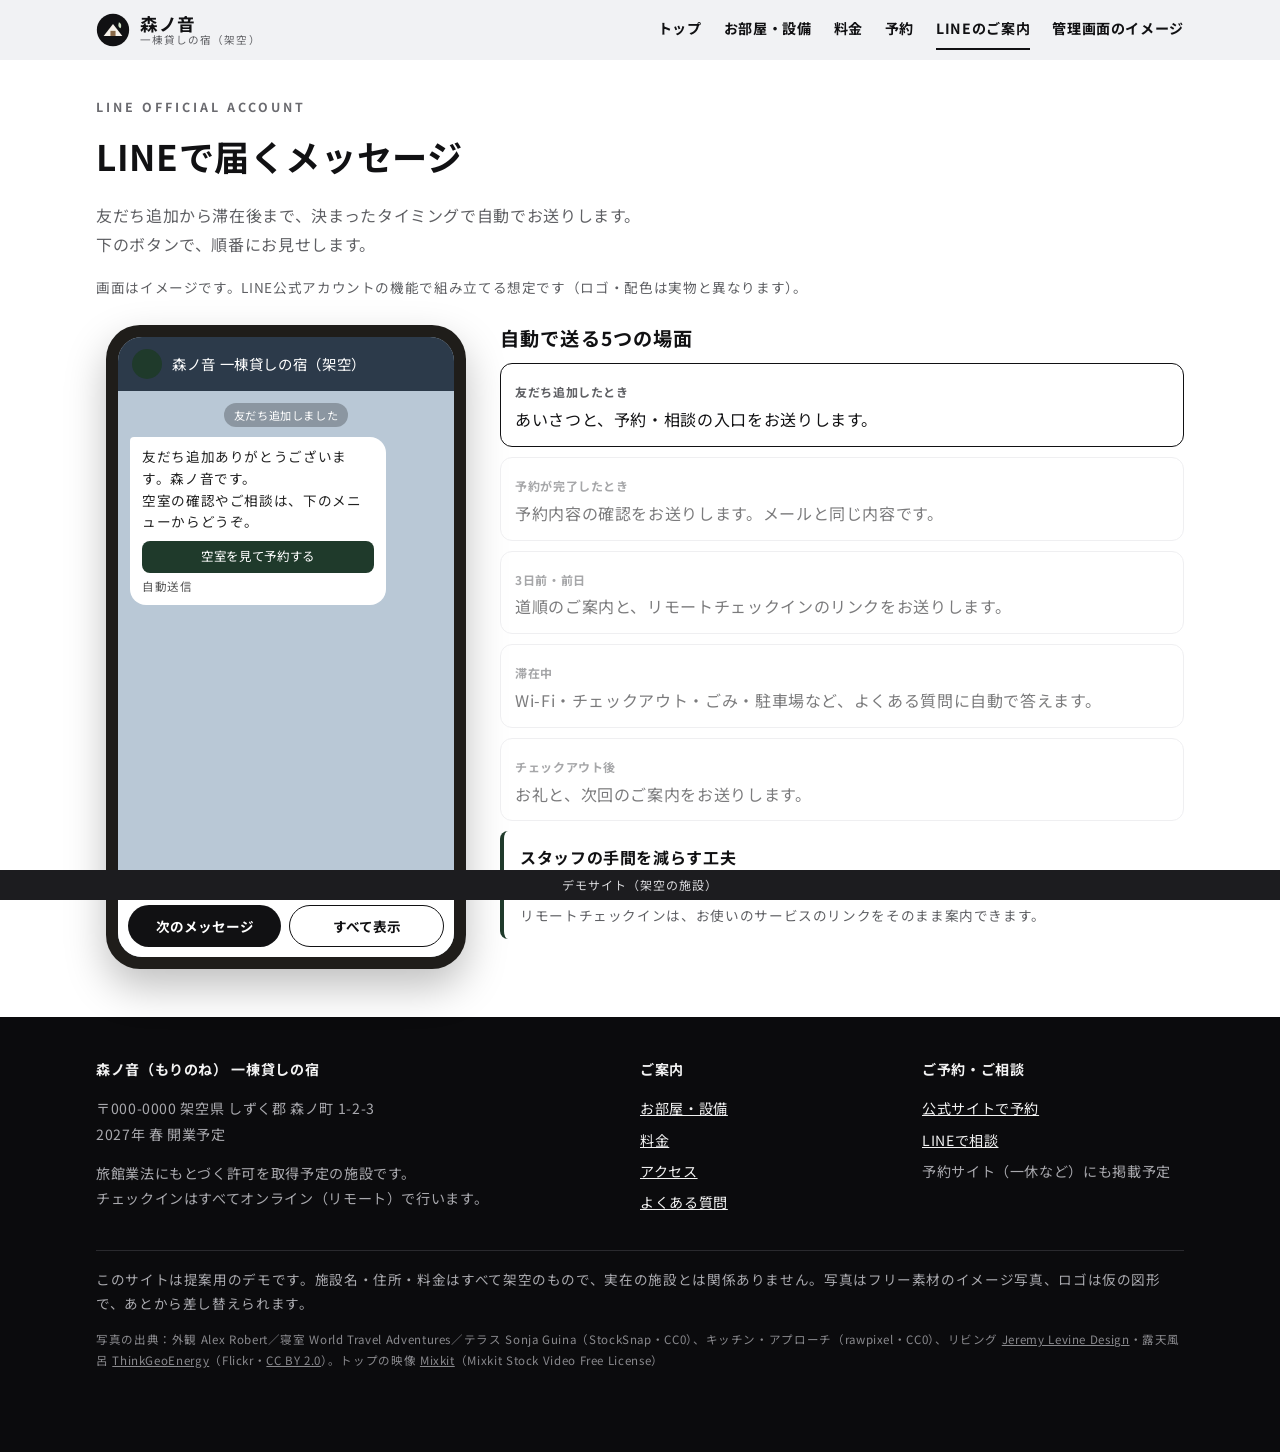
<file: line-flow.html>
<!doctype html>
<html lang="ja">
<head>
<meta charset="utf-8">
<meta name="viewport" content="width=device-width, initial-scale=1">
<meta name="robots" content="noindex,nofollow">
<link rel="icon" href="assets/img/favicon.svg" type="image/svg+xml">
<title>LINEのご案内 | 森ノ音（デモ）</title>
<link rel="preconnect" href="https://fonts.googleapis.com">
<link rel="preconnect" href="https://fonts.gstatic.com" crossorigin>
<link href="https://fonts.googleapis.com/css2?family=Noto+Sans+JP:wght@400;700&display=swap" rel="stylesheet">
<link rel="stylesheet" href="assets/style.css">
</head>
<body>
<div id="site-header"></div>

<main class="container" style="padding-bottom:48px">
  <div class="page-head">
    <span class="eyebrow">LINE OFFICIAL ACCOUNT</span>
    <h1>LINEで届くメッセージ</h1>
    <p class="lead">友だち追加から滞在後まで、決まったタイミングで自動でお送りします。<br>下のボタンで、順番にお見せします。</p>
    <p class="small">画面はイメージです。LINE公式アカウントの機能で組み立てる想定です（ロゴ・配色は実物と異なります）。</p>
  </div>

  <div class="flow-layout">
    <div>
      <div class="phone" aria-label="スマートフォンの画面イメージ">
        <div class="screen">
          <div class="chat-head"><span class="av" aria-hidden="true"></span><span>森ノ音 一棟貸しの宿（架空）</span></div>
          <div class="chat-body" id="chat" aria-live="polite"></div>
          <div class="chat-foot">
            <button class="btn btn-primary" type="button" id="nextMsg">次のメッセージ</button>
            <button class="btn btn-ghost" type="button" id="showAll">すべて表示</button>
          </div>
        </div>
      </div>
    </div>

    <div>
      <h2 style="font-size:1.2rem">自動で送る5つの場面</h2>
      <ol class="flow-steps" id="flowSteps">
        <li data-s="0"><span class="when">友だち追加したとき</span><br>あいさつと、予約・相談の入口をお送りします。</li>
        <li data-s="1"><span class="when">予約が完了したとき</span><br>予約内容の確認をお送りします。メールと同じ内容です。</li>
        <li data-s="2"><span class="when">3日前・前日</span><br>道順のご案内と、リモートチェックインのリンクをお送りします。</li>
        <li data-s="3"><span class="when">滞在中</span><br>Wi-Fi・チェックアウト・ごみ・駐車場など、よくある質問に自動で答えます。</li>
        <li data-s="4"><span class="when">チェックアウト後</span><br>お礼と、次回のご案内をお送りします。</li>
      </ol>
      <div class="info">
        <strong>スタッフの手間を減らす工夫</strong>
        <p class="small" style="margin:6px 0 0">決まった質問は自動で答え、答えられない質問だけスタッフに知らせます。<br>リモートチェックインは、お使いのサービスのリンクをそのまま案内できます。</p>
      </div>
    </div>
  </div>
</main>

<div id="site-footer"></div>
<script src="assets/common.js"></script>
<script>
(function () {
  "use strict";
  // s = 場面番号, t = 種類（bot/user/sys/quick）
  var MSGS = [
    { s: 0, t: "sys", x: "友だち追加しました" },
    { s: 0, t: "bot", x: "友だち追加ありがとうございます。森ノ音です。<br>空室の確認やご相談は、下のメニューからどうぞ。", b: "空室を見て予約する" },
    { s: 0, t: "quick", x: ["空室を見る", "料金を知りたい", "質問する"] },
    { s: 1, t: "sys", x: "4月9日（金）" },
    { s: 1, t: "bot", x: "ご予約ありがとうございます。<br><br>予約番号：DEMO-12345<br>日程：4月16日（金）〜17日（土）1泊<br>人数：大人4名<br>お支払い：済み", b: "予約内容を見る" },
    { s: 2, t: "sys", x: "4月13日（火）3日前" },
    { s: 2, t: "bot", x: "ご到着まであと3日です。<br>道順と駐車場の場所をお送りします。<br>近くのスーパーは車で10分です。", b: "道順を見る" },
    { s: 2, t: "sys", x: "4月15日（木）前日" },
    { s: 2, t: "bot", x: "明日のご到着に向けて、チェックインの手続きをお願いします。<br>身分証と宿泊者名簿を登録すると、玄関の暗証番号が届きます。", b: "リモートチェックインへ進む" },
    { s: 3, t: "sys", x: "4月16日（金）滞在中" },
    { s: 3, t: "user", x: "Wi-Fiのパスワードは？" },
    { s: 3, t: "bot", x: "Wi-Fiの情報です。<br>ネットワーク名：morinone-guest<br>パスワード：（デモのため非表示）" },
    { s: 3, t: "user", x: "チェックアウトは何時？" },
    { s: 3, t: "bot", x: "チェックアウトは10:00です。<br>鍵の返却は不要です。玄関を閉めると自動で施錠されます。" },
    { s: 3, t: "user", x: "ごみはどうすればいい？" },
    { s: 3, t: "bot", x: "キッチン横の3つの箱に分けてください。<br>燃える・プラ・びん缶です。そのまま置いてお帰りください。" },
    { s: 3, t: "user", x: "車は何台停められる？" },
    { s: 3, t: "bot", x: "敷地内に3台まで無料で停められます。<br>4台目からは近くの町営駐車場をご案内します。" },
    { s: 3, t: "quick", x: ["Wi-Fi", "チェックアウト", "ごみ", "駐車場", "スタッフに連絡"] },
    { s: 4, t: "sys", x: "4月17日（土）チェックアウト後" },
    { s: 4, t: "bot", x: "ご滞在ありがとうございました。<br>またの森ノ音をお待ちしています。<br>次回、公式サイトからのご予約で使える特典をお送りします。", b: "感想を送る" }
  ];
  var i = 0, chat = document.getElementById("chat");
  var steps = document.querySelectorAll("#flowSteps li");

  function render(m) {
    var el;
    if (m.t === "quick") {
      el = document.createElement("div"); el.className = "quick";
      el.innerHTML = m.x.map(function (q) { return "<span>" + q + "</span>"; }).join("");
    } else if (m.t === "sys") {
      el = document.createElement("div"); el.className = "sys"; el.textContent = m.x;
    } else {
      el = document.createElement("div"); el.className = "msg " + m.t;
      el.innerHTML = m.x + (m.b ? '<span class="mbtn">' + m.b + "</span>" : "") +
        '<span class="stamp">' + (m.t === "bot" ? "自動送信" : "お客様") + "</span>";
    }
    chat.appendChild(el);
    steps.forEach(function (li) { li.classList.toggle("on", +li.dataset.s <= m.s); });
    chat.scrollTop = chat.scrollHeight;
  }
  function next() {
    if (i < MSGS.length) render(MSGS[i++]);
    if (i >= MSGS.length) { document.getElementById("nextMsg").textContent = "最初から"; }
  }
  document.getElementById("nextMsg").addEventListener("click", function () {
    if (i >= MSGS.length) { chat.innerHTML = ""; i = 0; this.textContent = "次のメッセージ"; steps.forEach(function (l) { l.classList.remove("on"); }); }
    next();
    // 場面の区切りまでまとめて進める（タップ回数を減らす）
    while (i < MSGS.length && MSGS[i].t !== "sys" && MSGS[i - 1].t === "sys") next();
  });
  document.getElementById("showAll").addEventListener("click", function () { while (i < MSGS.length) next(); });
  next(); next();
})();
</script>
</body>
</html>
</file>
<file: assets/style.css>
/* 森ノ音 デモサイト 共通スタイル（架空の施設） */
:root {
  --bg: #f6f1e9;
  --bg-alt: #ede4d6;
  --paper: #fffdf9;
  --ink: #2b2620;
  --ink-soft: #5c5348;
  --line: #d9cdbb;
  --wood: #8a6a48;
  --wood-dark: #5e4630;
  --moss: #4f6b4a;
  --moss-dark: #3a5236;
  --accent: #b5703a;
  --line-green: #2e8b57;
  --danger: #a7432f;
  --radius: 14px;
  --shadow: 0 6px 24px rgba(60, 45, 30, .10);
  --gutter: 16px;
  --max: 1120px;
}

* { box-sizing: border-box; }
html { -webkit-text-size-adjust: 100%; }
body {
  margin: 0;
  background: var(--bg);
  color: var(--ink);
  font-family: "Noto Sans JP", system-ui, sans-serif;
  font-size: 16px;
  line-height: 1.8;
  letter-spacing: .02em;
  overflow-x: hidden;
}
img, svg { max-width: 100%; display: block; }
a { color: var(--moss-dark); }
h1, h2, h3 { font-family: "Noto Serif JP", serif; font-weight: 600; line-height: 1.4; margin: 0 0 .6em; }
h2 { font-size: 1.5rem; }
h3 { font-size: 1.15rem; }
p { margin: 0 0 1em; }

.container { max-width: var(--max); margin: 0 auto; padding: 0 var(--gutter); }
.section { padding: 56px 0; }
.section.alt { background: var(--bg-alt); }
.eyebrow { font-size: .85rem; letter-spacing: .2em; color: var(--wood-dark); margin-bottom: .4em; display: block; }
.lead { color: var(--ink-soft); }
.small { font-size: .85rem; color: var(--ink-soft); }

/* デモ表示リボン */
.demo-ribbon {
  position: fixed; left: 0; right: 0; bottom: 0; z-index: 60;
  background: #3b332b; color: #f6f1e9; text-align: center;
  font-size: .75rem; padding: 4px 8px; letter-spacing: .08em;
}

/* ヘッダー */
.site-header {
  position: sticky; top: 0; z-index: 50;
  background: rgba(246, 241, 233, .94);
  backdrop-filter: blur(6px);
  border-bottom: 1px solid var(--line);
}
.site-header .bar { display: flex; align-items: center; justify-content: space-between; height: 60px; gap: 12px; }
.brand { display: flex; align-items: center; gap: 10px; text-decoration: none; color: var(--ink); }
.brand .mark { width: 34px; height: 34px; flex: none; }
.brand .name { font-family: "Noto Serif JP", serif; font-size: 1.1rem; font-weight: 600; line-height: 1.2; }
.brand .sub { display: block; font-size: .66rem; color: var(--ink-soft); font-family: "Noto Sans JP", sans-serif; font-weight: 400; letter-spacing: .1em; }
.nav-toggle {
  border: 1px solid var(--line); background: var(--paper); border-radius: 10px;
  width: 44px; height: 44px; font-size: 1.2rem; cursor: pointer; color: var(--ink);
}
.site-nav { display: none; }
.site-nav.open {
  display: block; position: absolute; left: 0; right: 0; top: 60px;
  background: var(--paper); border-bottom: 1px solid var(--line); box-shadow: var(--shadow);
}
.site-nav ul { list-style: none; margin: 0; padding: 8px var(--gutter); }
.site-nav a { display: block; padding: 12px 4px; text-decoration: none; color: var(--ink); border-bottom: 1px solid var(--bg-alt); }
.site-nav a[aria-current="page"] { color: var(--moss-dark); font-weight: 700; }

@media (min-width: 900px) {
  .nav-toggle { display: none; }
  .site-nav, .site-nav.open { display: block; position: static; background: none; border: 0; box-shadow: none; }
  .site-nav ul { display: flex; gap: 22px; padding: 0; }
  .site-nav a { border: 0; padding: 6px 0; font-size: .92rem; }
  .site-nav a[aria-current="page"] { border-bottom: 2px solid var(--moss); }
}

/* ボタン */
.btn {
  display: inline-flex; align-items: center; justify-content: center; gap: 8px;
  min-height: 48px; padding: 10px 22px; border-radius: 999px; border: 0;
  font: inherit; font-weight: 700; font-size: .95rem; text-decoration: none; cursor: pointer;
  transition: transform .15s, box-shadow .15s;
}
.btn:hover { transform: translateY(-1px); box-shadow: var(--shadow); }
.btn-primary { background: var(--moss); color: #fff; }
.btn-primary:hover { background: var(--moss-dark); }
.btn-line { background: var(--line-green); color: #fff; }
.btn-ghost { background: transparent; color: var(--ink); border: 1px solid var(--wood); }
.btn-block { width: 100%; }
.btn[disabled] { opacity: .45; cursor: not-allowed; transform: none; box-shadow: none; }

/* 固定CTA（スマホ下部・PC右下） */
.sticky-cta {
  position: fixed; left: 0; right: 0; bottom: 26px; z-index: 55;
  display: flex; gap: 8px; padding: 0 12px;
}
.sticky-cta .btn { flex: 1; box-shadow: 0 4px 14px rgba(0,0,0,.18); font-size: .9rem; padding: 10px 12px; }
.sticky-cta .btn-primary { flex: 1.5; }
@media (min-width: 900px) {
  .sticky-cta { left: auto; right: 24px; bottom: 40px; flex-direction: column; width: 240px; padding: 0; }
}
body.has-sticky { padding-bottom: 96px; }

/* ヒーロー */
.hero {
  position: relative; min-height: 78vh; display: flex; align-items: flex-end;
  color: #fff; overflow: hidden;
  background:
    linear-gradient(180deg, rgba(20,24,18,.15) 0%, rgba(20,24,18,.35) 50%, rgba(15,18,13,.82) 100%),
    url(img/hero.jpg) center 40% / cover no-repeat, #2f3d2c;
}
.hero-art { position: absolute; inset: 0; width: 100%; height: 100%; }
.hero .inner { position: relative; padding: 48px var(--gutter) 64px; max-width: var(--max); margin: 0 auto; width: 100%; }
.hero h1 { font-size: clamp(1.8rem, 6vw, 3rem); text-shadow: 0 2px 12px rgba(0,0,0,.35); }
.hero p { max-width: 34em; text-shadow: 0 1px 8px rgba(0,0,0,.4); }
.placeholder-tag {
  display: inline-block; font-size: .7rem; background: rgba(0,0,0,.45); color: #fff;
  padding: 2px 10px; border-radius: 999px; letter-spacing: .08em;
}

/* グリッド・カード */
.grid { display: grid; gap: 16px; }
@media (min-width: 700px) { .grid-2 { grid-template-columns: repeat(2, 1fr); } .grid-3 { grid-template-columns: repeat(3, 1fr); } }
.card { background: var(--paper); border: 1px solid var(--line); border-radius: var(--radius); overflow: hidden; }
.card .body { padding: 18px; }
.ph {
  aspect-ratio: 4 / 3; position: relative; display: flex; align-items: flex-end; padding: 10px;
  background: #b9a07f url(img/living.jpg) center / cover no-repeat;
}
.ph.p2 { background-image: url(img/bedroom.jpg); }
.ph.p3 { background-image: url(img/kitchen.jpg); }
.ph.p4 { background-image: url(img/bath.jpg); }
.ph.p5 { background-image: url(img/terrace.jpg); }
.ph.p6 { background-image: url(img/parking.jpg); }
.card .ph { transition: transform .6s ease; }
.card:hover .ph { transform: scale(1.03); }
.photo-note { margin-top: -6px; color: var(--muted, #6b6258); }
.site-footer .credits { font-size: .72rem; opacity: .8; margin-top: 8px; }
.site-footer .credits a { color: inherit; }
.ph svg { position: absolute; inset: 0; width: 100%; height: 100%; opacity: .35; }

/* 料金 */
.price-table { width: 100%; border-collapse: collapse; background: var(--paper); border-radius: var(--radius); overflow: hidden; }
.price-table th, .price-table td { padding: 12px; border-bottom: 1px solid var(--line); text-align: left; font-size: .92rem; }
.price-table th { background: var(--bg-alt); font-weight: 700; width: 45%; }
.price-table td { text-align: right; }
.table-wrap { overflow-x: auto; border-radius: var(--radius); border: 1px solid var(--line); }

/* FAQ */
details.faq { background: var(--paper); border: 1px solid var(--line); border-radius: 12px; margin-bottom: 10px; }
details.faq summary { cursor: pointer; padding: 14px 16px; font-weight: 700; list-style: none; position: relative; padding-right: 40px; }
details.faq summary::-webkit-details-marker { display: none; }
details.faq summary::after { content: "＋"; position: absolute; right: 16px; color: var(--wood); }
details.faq[open] summary::after { content: "－"; }
details.faq p { padding: 0 16px 14px; margin: 0; color: var(--ink-soft); }

/* お知らせ */
.news-list { list-style: none; padding: 0; margin: 0; }
.news-list li { display: flex; flex-wrap: wrap; gap: 4px 14px; padding: 14px 0; border-bottom: 1px solid var(--line); }
.news-list time { color: var(--wood-dark); font-size: .85rem; min-width: 7em; }
.tag { display: inline-block; font-size: .72rem; padding: 1px 10px; border-radius: 999px; background: var(--bg-alt); color: var(--wood-dark); }

/* 地図プレースホルダ */
.map-ph {
  border-radius: var(--radius); aspect-ratio: 16 / 10; position: relative; overflow: hidden;
  background:
    repeating-linear-gradient(0deg, transparent 0 38px, rgba(138,106,72,.12) 38px 39px),
    repeating-linear-gradient(90deg, transparent 0 38px, rgba(138,106,72,.12) 38px 39px),
    #e8dfcf;
  border: 1px solid var(--line);
}

/* フッター */
.site-footer { background: #2f2a24; color: #e9e1d4; padding: 40px 0 70px; font-size: .88rem; }
.site-footer a { color: #e9e1d4; }
.site-footer .cols { display: grid; gap: 20px; }
@media (min-width: 700px) { .site-footer .cols { grid-template-columns: 2fr 1fr 1fr; } }
.site-footer ul { list-style: none; padding: 0; margin: 0; }
.site-footer li { margin-bottom: 6px; }
.site-footer .note { margin-top: 24px; padding-top: 16px; border-top: 1px solid #4a4239; color: #d6ccbd; font-size: .85rem; }

/* デモ注意ボックス */
.notice {
  border: 2px solid var(--danger); background: #fbeee9; color: #6e2a1d;
  border-radius: 12px; padding: 14px 16px; font-weight: 700; text-align: center;
}
.info { background: var(--paper); border-left: 4px solid var(--moss); padding: 12px 16px; border-radius: 8px; }

/* ページ見出し */
.page-head { padding: 36px 0 12px; }
.page-head h1 { font-size: clamp(1.5rem, 5vw, 2.2rem); }

/* 予約：ステップ */
.steps { display: flex; gap: 6px; list-style: none; padding: 0; margin: 0 0 20px; counter-reset: s; }
.steps li {
  flex: 1; text-align: center; font-size: .78rem; padding: 8px 4px; border-radius: 10px;
  background: var(--paper); border: 1px solid var(--line); color: var(--ink-soft);
}
.steps li.active { background: var(--moss); color: #fff; border-color: var(--moss); font-weight: 700; }
.steps li.done { background: var(--bg-alt); color: var(--moss-dark); }
.panel { background: var(--paper); border: 1px solid var(--line); border-radius: var(--radius); padding: 18px; margin-bottom: 16px; }
.panel[hidden] { display: none; }

.cal-head { display: flex; align-items: center; justify-content: space-between; margin-bottom: 10px; }
.cal-head button { width: 40px; height: 40px; border-radius: 50%; border: 1px solid var(--line); background: var(--bg); cursor: pointer; font-size: 1rem; color: var(--ink); }
.cal { display: grid; grid-template-columns: repeat(7, 1fr); gap: 4px; }
.cal .dow { text-align: center; font-size: .72rem; color: var(--ink-soft); padding: 4px 0; }
.cal .dow.sun { color: var(--danger); } .cal .dow.sat { color: #3f6a8c; }
.cal button.day {
  aspect-ratio: 1 / 1; border: 1px solid var(--line); background: #fff; border-radius: 8px;
  font: inherit; font-size: .85rem; cursor: pointer; display: flex; flex-direction: column;
  align-items: center; justify-content: center; line-height: 1.1; padding: 0; color: var(--ink); min-width: 0;
}
.cal button.day small { font-size: .7rem; color: var(--moss); }
.cal button.day.full { background: #eee7dc; color: #6f6455; cursor: not-allowed; }
.cal button.day.full small { color: #6f6455; }
.cal button.day.past { visibility: hidden; }
.cal button.day.in-range { background: #dfe8d8; border-color: #b7c9ab; }
.cal button.day.sel { background: var(--moss); color: #fff; border-color: var(--moss); }
.cal button.day.sel small { color: #fff; }
.legend { display: flex; flex-wrap: wrap; gap: 12px; font-size: .85rem; color: var(--ink-soft); margin-top: 10px; }
.legend span::before { content: ""; display: inline-block; width: 12px; height: 12px; border-radius: 3px; margin-right: 4px; vertical-align: -1px; border: 1px solid var(--line); background: #fff; }
.legend .l-full::before { background: #eee7dc; }
.legend .l-sel::before { background: var(--moss); border-color: var(--moss); }

.form-row { margin-bottom: 14px; }
.form-row label { display: block; font-size: .85rem; font-weight: 700; margin-bottom: 4px; }
.form-row input, .form-row select {
  width: 100%; min-height: 46px; padding: 8px 12px; border: 1px solid var(--line); border-radius: 10px;
  font: inherit; background: #fff; color: var(--ink);
}
.form-2 { display: grid; gap: 12px; grid-template-columns: 1fr 1fr; }
.summary-box { background: var(--bg); border-radius: 10px; padding: 12px 14px; font-size: .92rem; }
.summary-box dl { display: grid; grid-template-columns: auto 1fr; gap: 4px 14px; margin: 0; }
.summary-box dt { color: var(--ink-soft); }
.summary-box dd { margin: 0; text-align: right; }
.total { display: flex; justify-content: space-between; font-weight: 700; font-size: 1.15rem; border-top: 2px solid var(--line); padding-top: 10px; margin-top: 10px; }
.plan-opt { display: flex; gap: 10px; align-items: flex-start; border: 1px solid var(--line); border-radius: 10px; padding: 12px; margin-bottom: 8px; cursor: pointer; background: #fff; }
.plan-opt input { margin-top: 6px; width: 18px; height: 18px; flex: none; }
.timeline { list-style: none; padding: 0; margin: 0; position: relative; }
.timeline li { position: relative; padding: 0 0 18px 34px; }
.timeline li::before { content: ""; position: absolute; left: 10px; top: 6px; bottom: -6px; width: 2px; background: var(--line); }
.timeline li:last-child::before { display: none; }
.timeline .dot { position: absolute; left: 0; top: 2px; width: 22px; height: 22px; border-radius: 50%; background: var(--moss); color: #fff; font-size: .72rem; display: flex; align-items: center; justify-content: center; }

/* LINE 風チャット（汎用の配色・ロゴは使わない） */
.phone {
  width: 100%; max-width: 360px; margin: 0 auto; border-radius: 34px; padding: 12px;
  background: #1f1d1a; box-shadow: 0 18px 40px rgba(0,0,0,.25);
}
.phone .screen { border-radius: 24px; overflow: hidden; background: #b9c8d6; display: flex; flex-direction: column; height: 620px; }
.phone .chat-head { background: #2c3a4a; color: #fff; padding: 12px 14px; font-size: .9rem; display: flex; align-items: center; gap: 10px; }
.phone .chat-head .av { width: 30px; height: 30px; border-radius: 50%; background: var(--moss); flex: none; }
.chat-body { flex: 1; overflow-y: auto; padding: 12px; display: flex; flex-direction: column; gap: 10px; scroll-behavior: smooth; }
.msg { max-width: 82%; font-size: .85rem; line-height: 1.6; padding: 9px 12px; border-radius: 16px; animation: pop .25s ease; word-break: break-word; }
.msg.bot { background: #fff; color: #222; align-self: flex-start; border-top-left-radius: 4px; }
.msg.user { background: #8fd18f; color: #1b2a1b; align-self: flex-end; border-top-right-radius: 4px; }
.msg .stamp { display: block; font-size: .72rem; color: #555; margin-top: 4px; }
.msg .mbtn { display: block; margin-top: 8px; text-align: center; background: var(--moss); color: #fff; border-radius: 8px; padding: 6px; font-size: .78rem; text-decoration: none; }
.sys { align-self: center; font-size: .7rem; background: rgba(0,0,0,.25); color: #fff; padding: 2px 10px; border-radius: 999px; }
.quick { display: flex; gap: 6px; flex-wrap: wrap; align-self: flex-end; justify-content: flex-end; }
.quick span { background: #fff; border: 1px solid #2c3a4a; color: #2c3a4a; font-size: .72rem; padding: 3px 10px; border-radius: 999px; }
.chat-foot { background: #fff; padding: 10px; display: flex; gap: 8px; }
.chat-foot .btn { flex: 1; min-height: 42px; font-size: .85rem; padding: 6px 10px; }
@keyframes pop { from { opacity: 0; transform: translateY(6px); } to { opacity: 1; transform: none; } }
.flow-layout { display: grid; gap: 24px; }
@media (min-width: 900px) { .flow-layout { grid-template-columns: 380px 1fr; align-items: start; } }
.flow-steps { list-style: none; padding: 0; margin: 0; }
.flow-steps li { background: var(--paper); border: 1px solid var(--line); border-radius: 12px; padding: 12px 14px; margin-bottom: 10px; opacity: .55; transition: opacity .2s, border-color .2s; }
.flow-steps li.on { opacity: 1; border-color: var(--moss); }
.flow-steps .when { font-size: .75rem; color: var(--wood); font-weight: 700; }

/* 管理画面イメージ */
.admin-shell { background: #fff; border: 1px solid var(--line); border-radius: var(--radius); overflow: hidden; box-shadow: var(--shadow); }
.admin-top { background: #2f2a24; color: #fff; padding: 10px 14px; font-size: .85rem; display: flex; justify-content: space-between; gap: 8px; flex-wrap: wrap; }
.admin-tabs { display: flex; overflow-x: auto; border-bottom: 1px solid var(--line); background: var(--bg); }
.admin-tabs button { flex: none; border: 0; background: none; padding: 12px 16px; font: inherit; font-size: .88rem; cursor: pointer; color: var(--ink-soft); border-bottom: 3px solid transparent; }
.admin-tabs button.on { color: var(--moss-dark); border-bottom-color: var(--moss); font-weight: 700; }
.admin-pane { padding: 18px; }
.admin-pane[hidden] { display: none; }
.admin-row { display: flex; flex-wrap: wrap; align-items: center; justify-content: space-between; gap: 10px; padding: 12px 0; border-bottom: 1px solid var(--bg-alt); }
.admin-row .name { font-weight: 700; }
.admin-row input { min-height: 42px; border: 1px solid var(--line); border-radius: 8px; padding: 6px 10px; font: inherit; width: 140px; }
.photo-grid { display: grid; grid-template-columns: repeat(2, 1fr); gap: 10px; }
@media (min-width: 700px) { .photo-grid { grid-template-columns: repeat(4, 1fr); } }
.photo-grid .ph { border-radius: 10px; cursor: pointer; aspect-ratio: 1/1; }
.photo-grid .ph span { position: relative; font-size: .7rem; background: rgba(255,255,255,.85); padding: 1px 8px; border-radius: 999px; }
.drop { border: 2px dashed var(--wood); border-radius: 10px; padding: 18px; text-align: center; color: var(--wood-dark); font-size: .88rem; margin-top: 10px; }
.toast { position: fixed; left: 50%; bottom: 100px; transform: translateX(-50%); background: #2f2a24; color: #fff; padding: 10px 18px; border-radius: 999px; font-size: .85rem; z-index: 70; opacity: 0; transition: opacity .2s; pointer-events: none; max-width: calc(100% - 32px); text-align: center; }
.toast.show { opacity: 1; }
.preview-mini { border: 1px solid var(--line); border-radius: 10px; padding: 12px; background: var(--bg); font-size: .88rem; }
.badge-label { display: inline-block; background: var(--accent); color: #fff; font-size: .75rem; padding: 2px 10px; border-radius: 999px; font-weight: 700; }
textarea { width: 100%; min-height: 90px; border: 1px solid var(--line); border-radius: 8px; padding: 8px 10px; font: inherit; }
#doneSummary dd { text-align: left; }

/* 主な道（予約）を強く、LINE相談は控えめに（2026-10-17 採点の指摘） */
.sticky-cta .btn-line { background: #fff; color: #1f6b40; border: 2px solid var(--line-green); box-shadow: 0 2px 8px rgba(0,0,0,.10); }
.sticky-cta .btn-primary { font-size: 1rem; font-weight: 700; }
.steps li { font-size: .85rem; }

/* カレンダーの日付と料金を読みやすく（2026-10-17 採点の指摘） */
.cal button.day { font-size: 1rem; }
.cal button.day small { font-size: .75rem; }

/* ============================================================
   2026-10-20 高級感の型：白とほぼ黒の帯を交互に・写真は横幅いっぱい
   （参考にした型＝別荘ブランドの公式サイト。色・余白・文字の扱いだけを踏襲し、素材は使わない）
   ============================================================ */
:root {
  --bg: #f5f5f7; --bg-alt: #ededf0; --paper: #ffffff;
  --ink: #111113; --ink-soft: #5f6064; --line: #e2e2e6;
  --black: #0b0b0d; --on-black: #f2f2f2; --on-black-soft: #a9a9ae;
  --wood: #6b6b70; --wood-dark: #6b6b70;
  --moss: #1f3a2b; --moss-dark: #142a1e;
  --radius: 10px;
}
body { background: #fff; letter-spacing: .04em; }
h1, h2, h3, .brand .name { font-family: "Noto Sans JP", system-ui, sans-serif; font-weight: 700; }
h2 { font-size: clamp(1.4rem, 3.4vw, 2rem); letter-spacing: .06em; }
.section { padding: clamp(64px, 10vw, 120px) 0; }
.eyebrow { font-size: .78rem; font-weight: 700; letter-spacing: .24em; color: #6b6b70; margin-bottom: 1em; }
.lead { color: var(--ink-soft); }

/* ヘッダー＝すりガラス */
.site-header { background: rgba(236, 237, 240, .72); backdrop-filter: blur(14px) saturate(1.4); -webkit-backdrop-filter: blur(14px) saturate(1.4); border-bottom: 0; }
.site-nav a { font-weight: 700; font-size: .88rem; }
.site-nav a[aria-current="page"] { color: var(--ink); border-bottom-color: var(--ink); }
.nav-toggle { background: rgba(255,255,255,.7); border-color: transparent; }
.brand .mark circle { fill: var(--ink); }

/* ヒーロー＝全画面の写真に大きな見出し */
.hero { min-height: 100svh; align-items: center; justify-content: center; text-align: center;
  background: linear-gradient(180deg, rgba(0,0,0,.25) 0%, rgba(0,0,0,.15) 40%, rgba(0,0,0,.65) 100%),
    url(img/hero.jpg) center 45% / cover no-repeat, var(--black); margin-top: -60px; }
.hero .inner { padding-top: 120px; }
.hero h1 { font-size: clamp(2rem, 6.4vw, 4rem); letter-spacing: .1em; font-weight: 700; }
.hero p { margin-left: auto; margin-right: auto; }
.hero .placeholder-tag { background: rgba(255,255,255,.16); backdrop-filter: blur(6px); }

/* 黒の帯 */
.section.dark { background: var(--black); color: var(--on-black); }
.section.dark h2, .section.dark h3 { color: #fff; }
.section.dark .eyebrow { color: var(--on-black-soft); }
.section.dark .lead, .section.dark .small, .section.dark p { color: var(--on-black-soft); }
.section.dark a { color: #fff; }
.section.center { text-align: center; }
.section.center .lead { max-width: 40em; margin: 0 auto; }
.section.dark .info { background: transparent; border-left: 0; border-top: 1px solid #2a2a2e; border-radius: 0; padding: 22px 4px 0; text-align: left; }
.section.dark .info strong { color: #fff; font-size: 1.02rem; }
.section.dark .table-wrap { border: 0; border-radius: 0; }
.section.dark .price-table { background: transparent; }
.section.dark .price-table th, .section.dark .price-table td { background: transparent; color: var(--on-black); border-bottom: 1px solid #2a2a2e; padding: 16px 4px; }
.section.dark .price-table th { color: var(--on-black-soft); font-weight: 400; }
.section.dark details.faq { background: transparent; border: 0; border-bottom: 1px solid #2a2a2e; border-radius: 0; margin: 0; }
.section.dark details.faq summary { color: #fff; padding: 20px 40px 20px 0; }
.section.dark details.faq summary::after { color: var(--on-black-soft); right: 4px; }
.section.dark details.faq p { padding: 0 0 20px; }

/* カード＝枠なし・角の丸い写真の下に文字 */
.card { background: transparent; border: 0; border-radius: 0; }
.card .ph { border-radius: var(--radius); overflow: hidden; }
.card .body { padding: 14px 2px 6px; }
.card-en { display: block; font-size: .72rem; font-weight: 700; letter-spacing: .18em; color: #6b6b70; margin-bottom: 2px; }
.card h3 { font-size: 1.02rem; margin-bottom: .3em; }
.grid-3 { gap: 28px 24px; }
.card:hover .ph { transform: none; filter: brightness(1.06); }
.card .ph { transition: filter .4s ease; }

/* 横幅いっぱいの写真の帯 */
.band { position: relative; min-height: 72vh; display: flex; align-items: center; justify-content: center; text-align: center; color: #fff;
  background: linear-gradient(180deg, rgba(0,0,0,.35), rgba(0,0,0,.55)), url(img/terrace.jpg) center / cover no-repeat, var(--black); }
.band-inner { padding: 80px var(--gutter); max-width: 900px; }
.band h2 { font-size: clamp(1.7rem, 5vw, 3rem); letter-spacing: .1em; color: #fff; }
.band p { color: #e6e6e6; }
.section.dark .btn-light { color: var(--ink); }

/* ボタン＝丸い形・帯の色で白黒を切り替え */
.btn-primary { background: var(--ink); color: #fff; }
.btn-primary:hover { background: #2b2b2f; }
.btn-light { background: #fff; color: var(--ink); }
.btn-light:hover { background: #e9e9ec; }
.btn-ghost { border-color: var(--ink); }
.sticky-cta .btn-primary { background: var(--moss); }
.sticky-cta .btn-primary:hover { background: var(--moss-dark); }
.link-light { text-decoration: none; border-bottom: 1px solid currentColor; }

/* お知らせ・地図・タグ */
.news-list li { border-bottom-color: var(--line); padding: 18px 0; }
.news-list time { color: #6b6b70; }
.tag { background: var(--bg); color: var(--ink-soft); }
.map-ph { background: repeating-linear-gradient(0deg, transparent 0 38px, rgba(0,0,0,.05) 38px 39px), repeating-linear-gradient(90deg, transparent 0 38px, rgba(0,0,0,.05) 38px 39px), var(--bg); border-color: var(--line); }
.map-ph path { stroke: #b9b9be; } .map-ph circle { fill: var(--ink); } .map-ph text { fill: var(--ink); }

/* フッター＝ほぼ黒 */
.site-footer { background: var(--black); color: var(--on-black-soft); }
.site-footer a, .site-footer strong { color: var(--on-black); }
.site-footer .note { border-top-color: #2a2a2e; color: var(--on-black-soft); }
.demo-ribbon { background: #1c1c1f; color: #d9d9dc; }

/* 下層ページ（予約・LINE・管理画面）も同じ色に */
.steps li.active, .cal button.day.sel, .timeline .dot, .legend .l-sel::before { background: var(--ink); border-color: var(--ink); }
.cal button.day small { color: var(--ink-soft); }
.cal button.day.in-range { background: #e6e6ea; border-color: #cfcfd4; }
.cal button.day.full { background: #f0f0f2; color: #6a6a70; }
.admin-top { background: var(--black); }
.admin-tabs button.on { color: var(--ink); border-bottom-color: var(--ink); }
.flow-steps li.on { border-color: var(--ink); }
.flow-steps .when { color: var(--ink-soft); }
.drop { border-color: #b9b9be; color: var(--ink-soft); }
.toast { background: var(--black); }

/* 2026-10-20 動き：トップの動画切り替え＋スクロールでふわっと出る */
.hero-media { position: absolute; inset: 0; overflow: hidden; }
.hero-media video { position: absolute; inset: 0; width: 100%; height: 100%; object-fit: cover; opacity: 0; transition: opacity 1.6s ease; display: none; }
.hero.has-video .hero-media video { display: block; }
.hero.has-video .hero-media video.is-on { opacity: 1; animation: slowzoom 9s ease-out both; }
.hero-media::after { content: ""; position: absolute; inset: 0; background: linear-gradient(180deg, rgba(0,0,0,.25) 0%, rgba(0,0,0,.15) 40%, rgba(0,0,0,.65) 100%); }
@keyframes slowzoom { from { transform: scale(1.06); } to { transform: scale(1); } }
html.motion .reveal { opacity: 0; transform: translateY(28px); transition: opacity 1s cubic-bezier(.2,.7,.2,1), transform 1s cubic-bezier(.2,.7,.2,1); }
html.motion .reveal.is-in { opacity: 1; transform: none; }
@media (prefers-reduced-motion: reduce) { .hero-media video { display: none !important; } }
</file>
